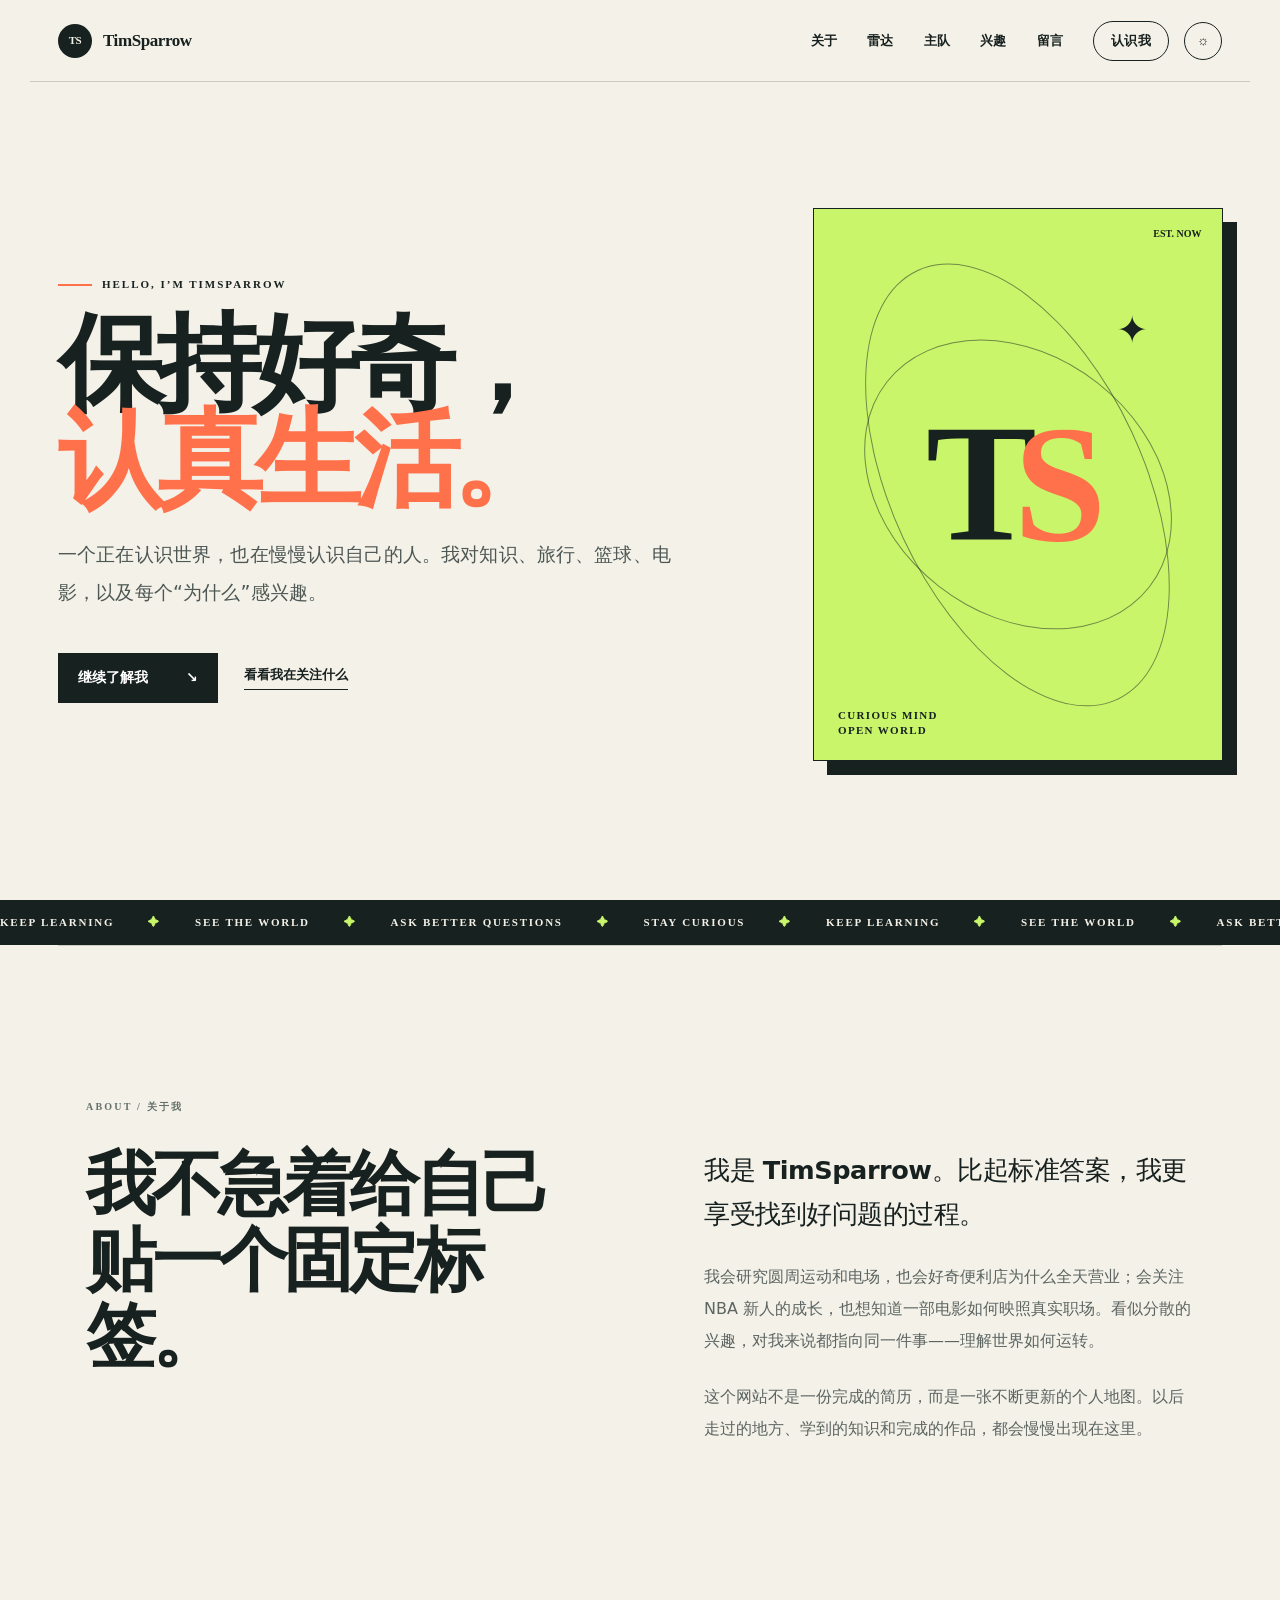
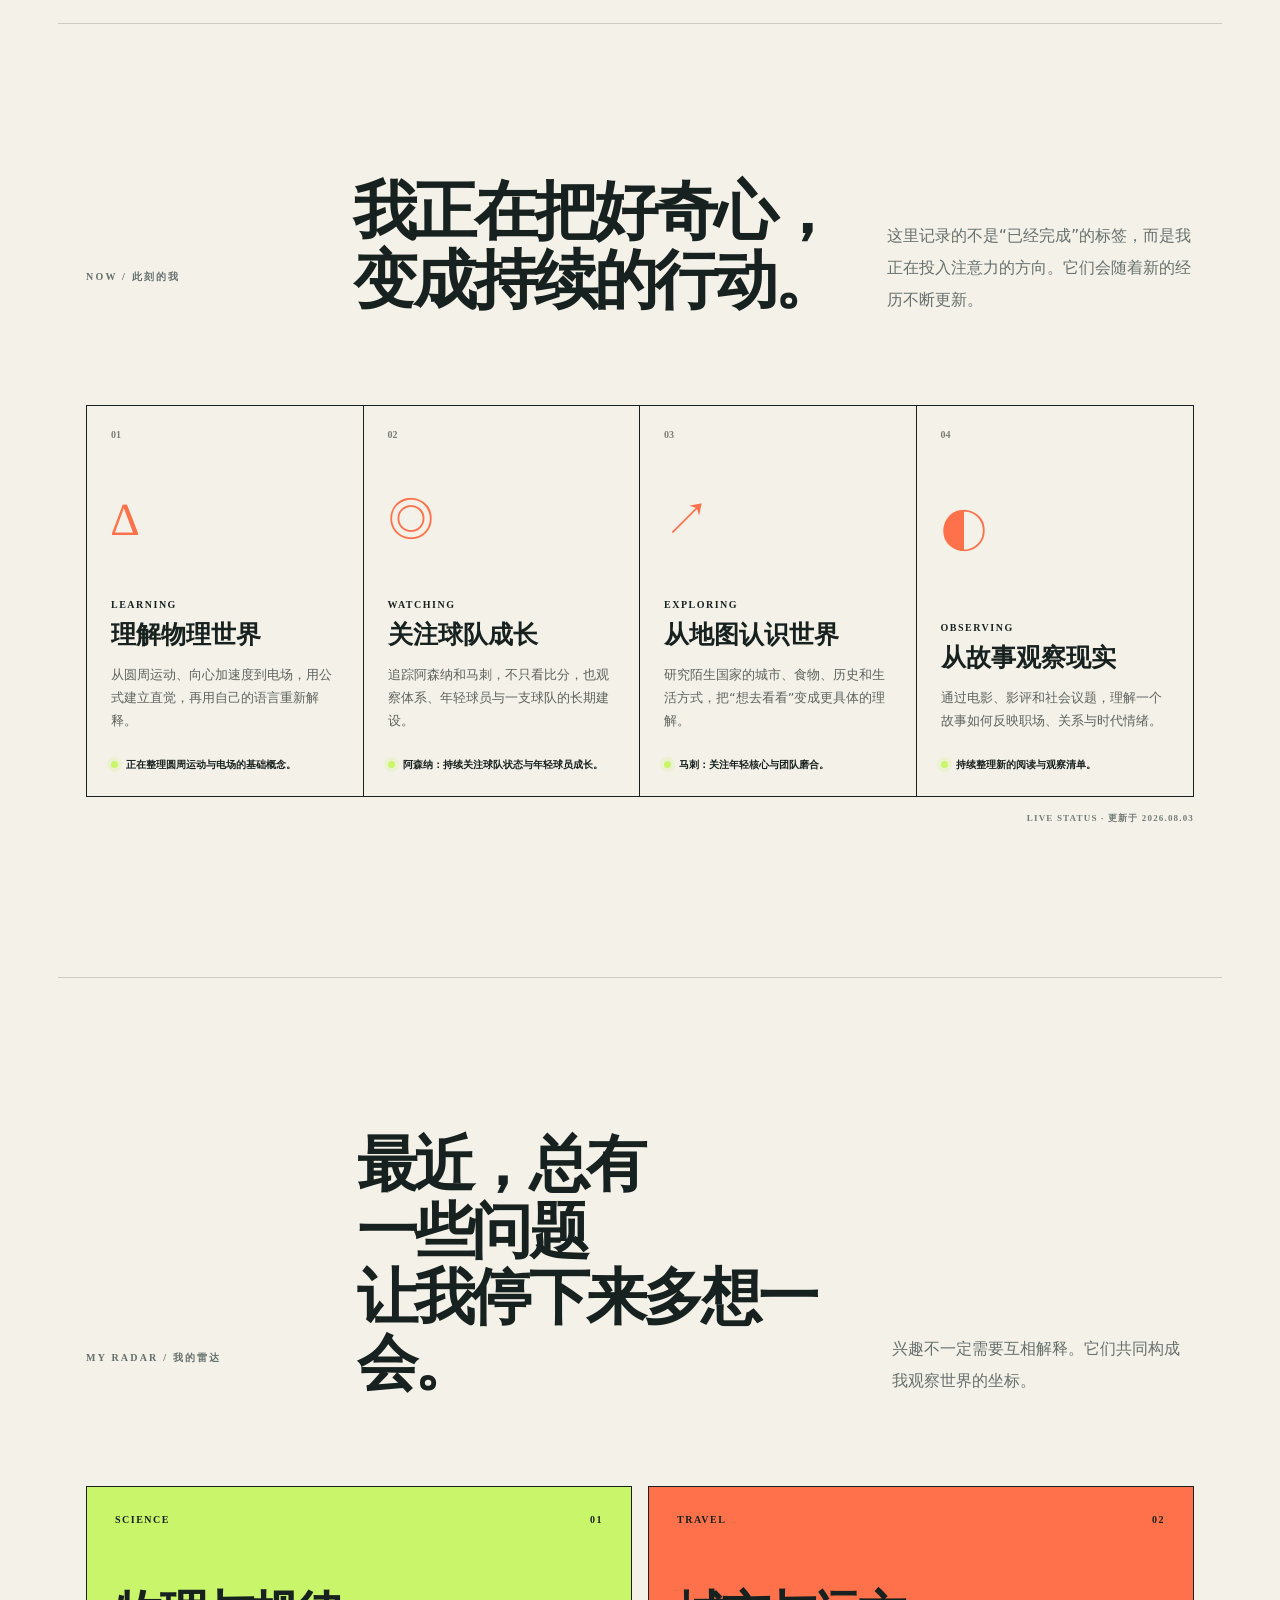
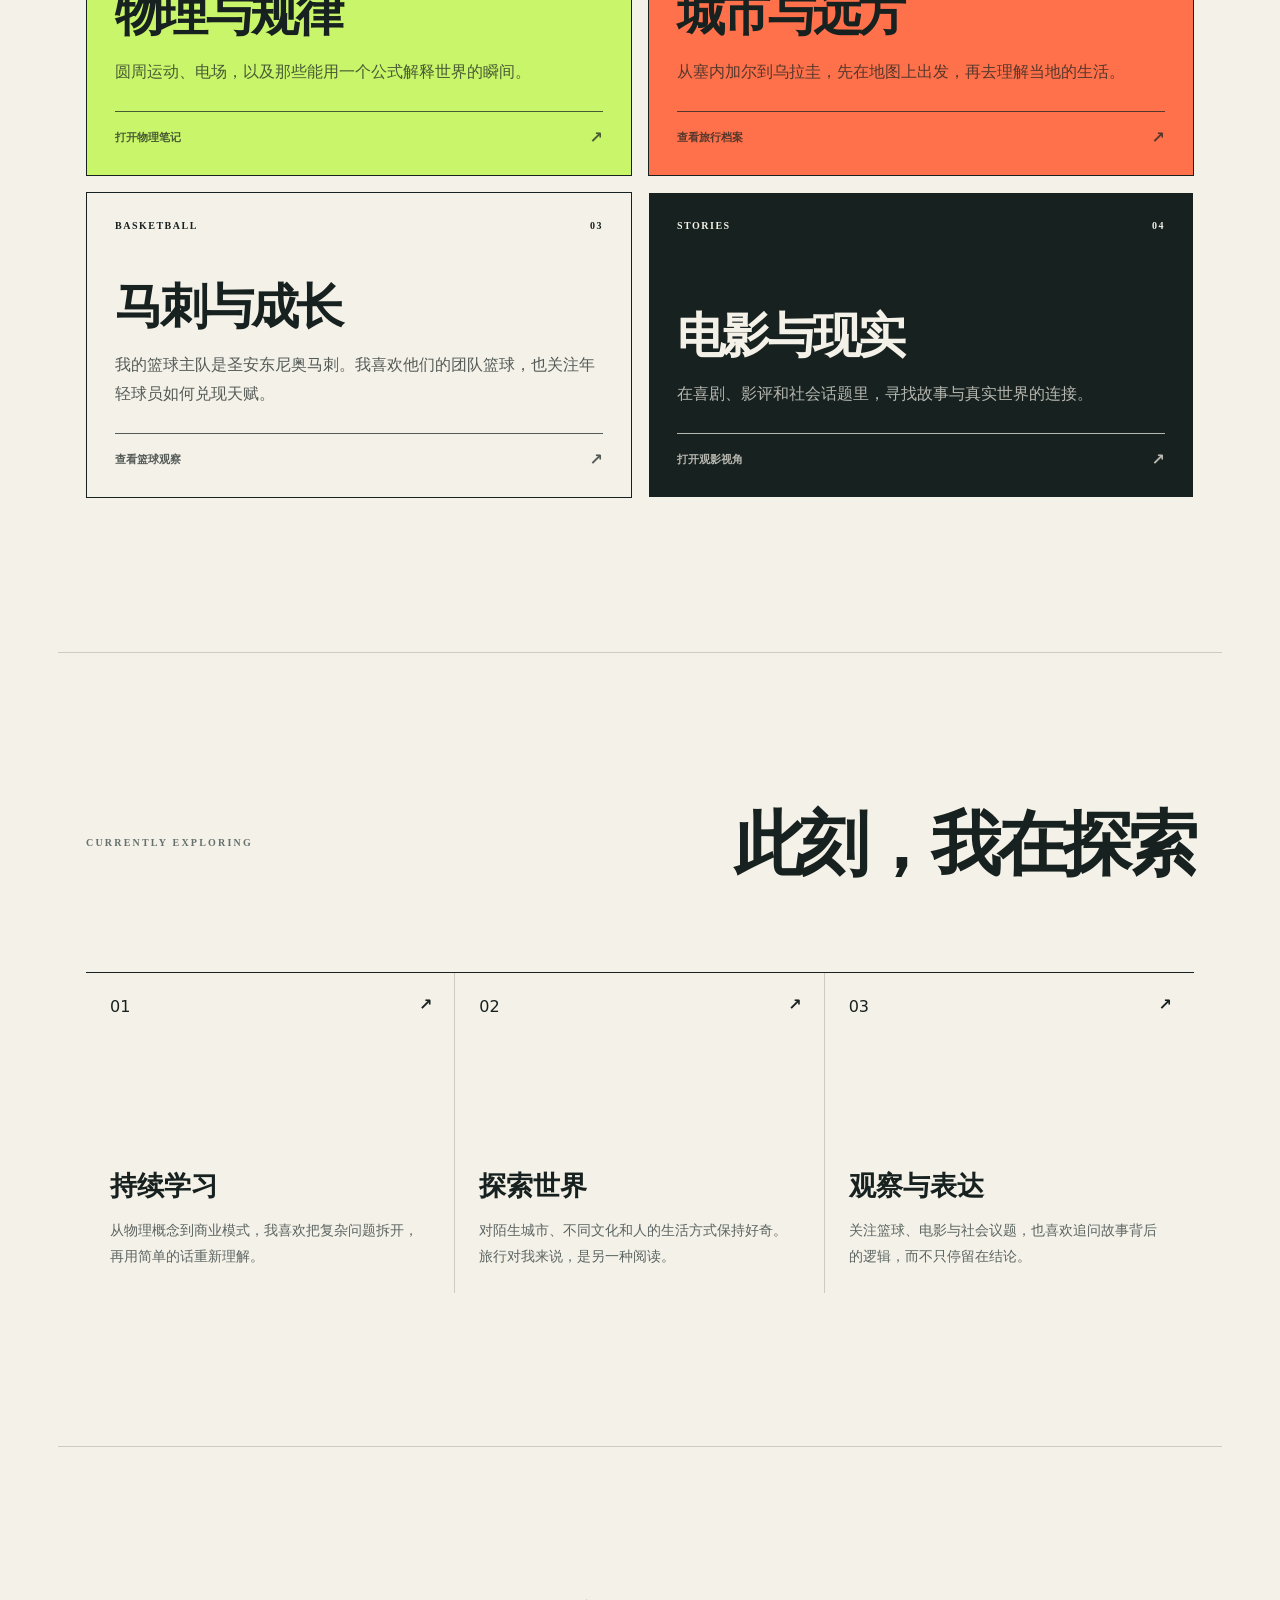
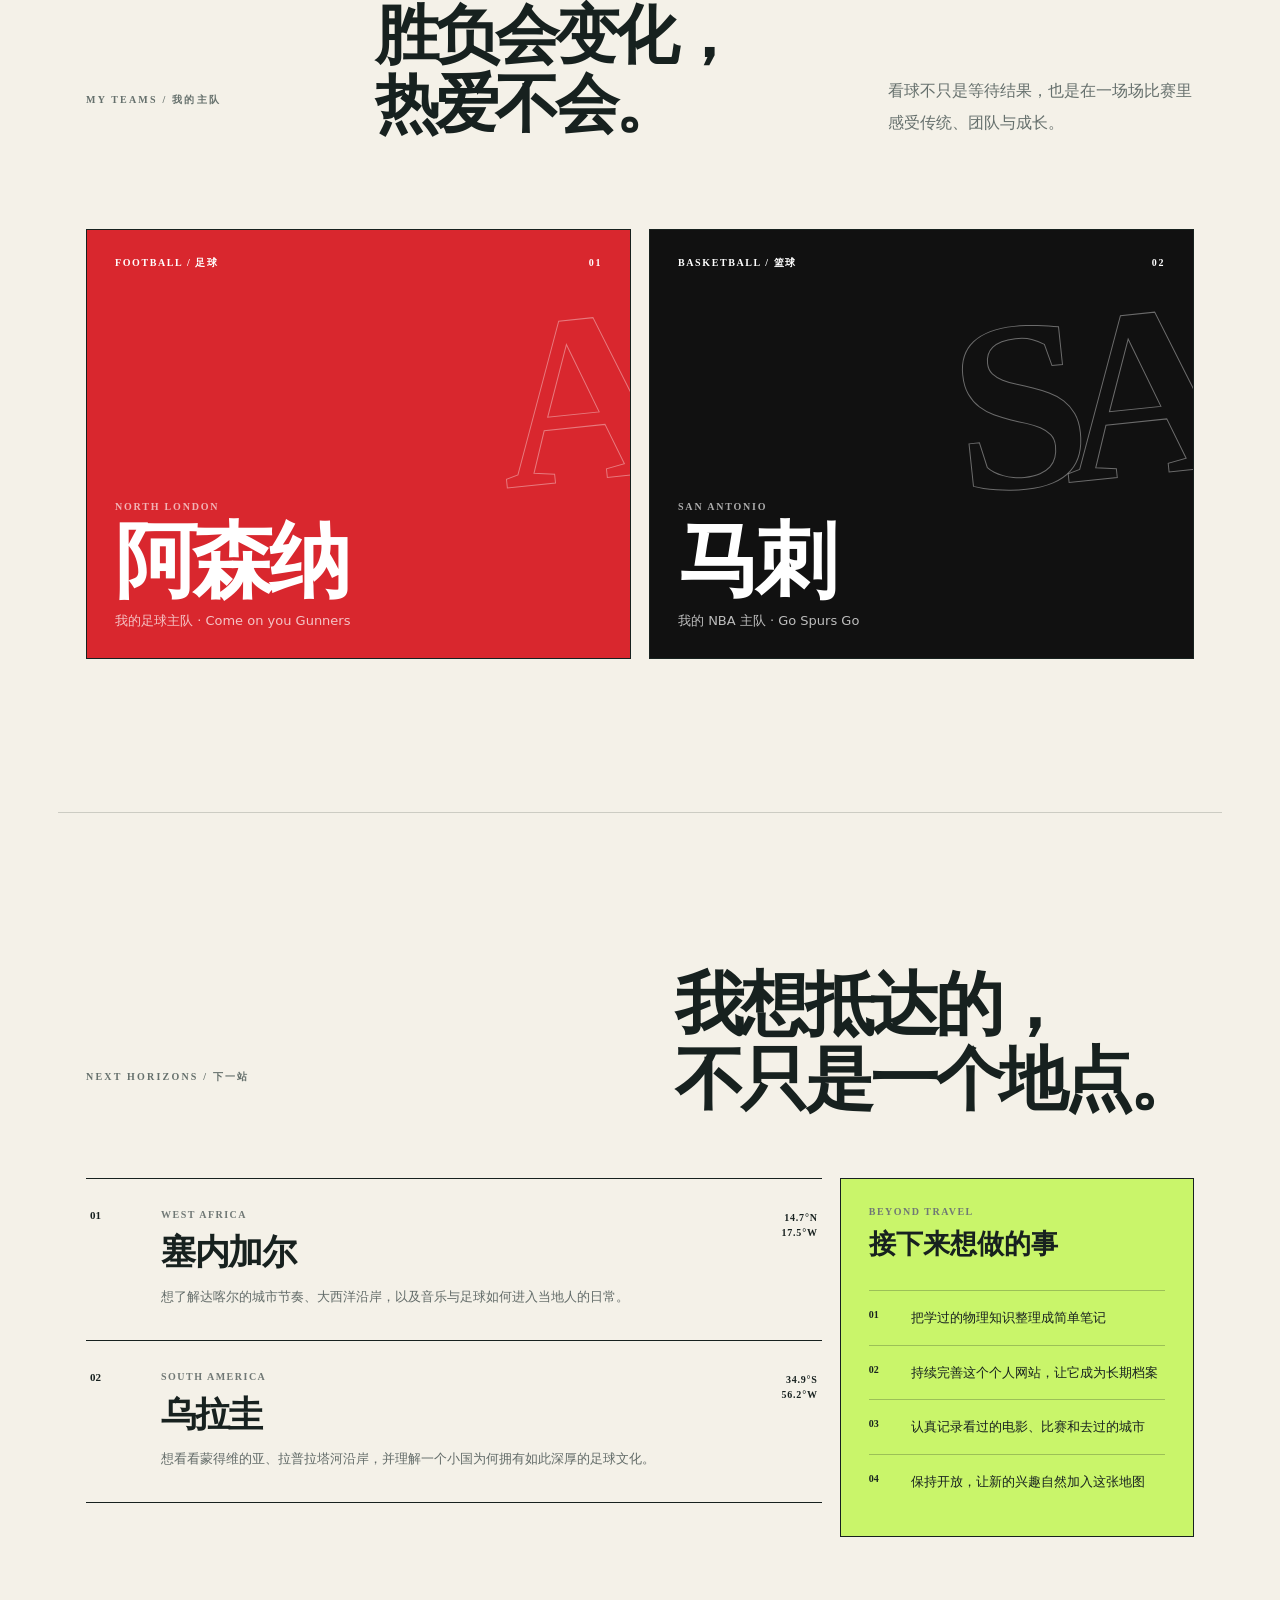
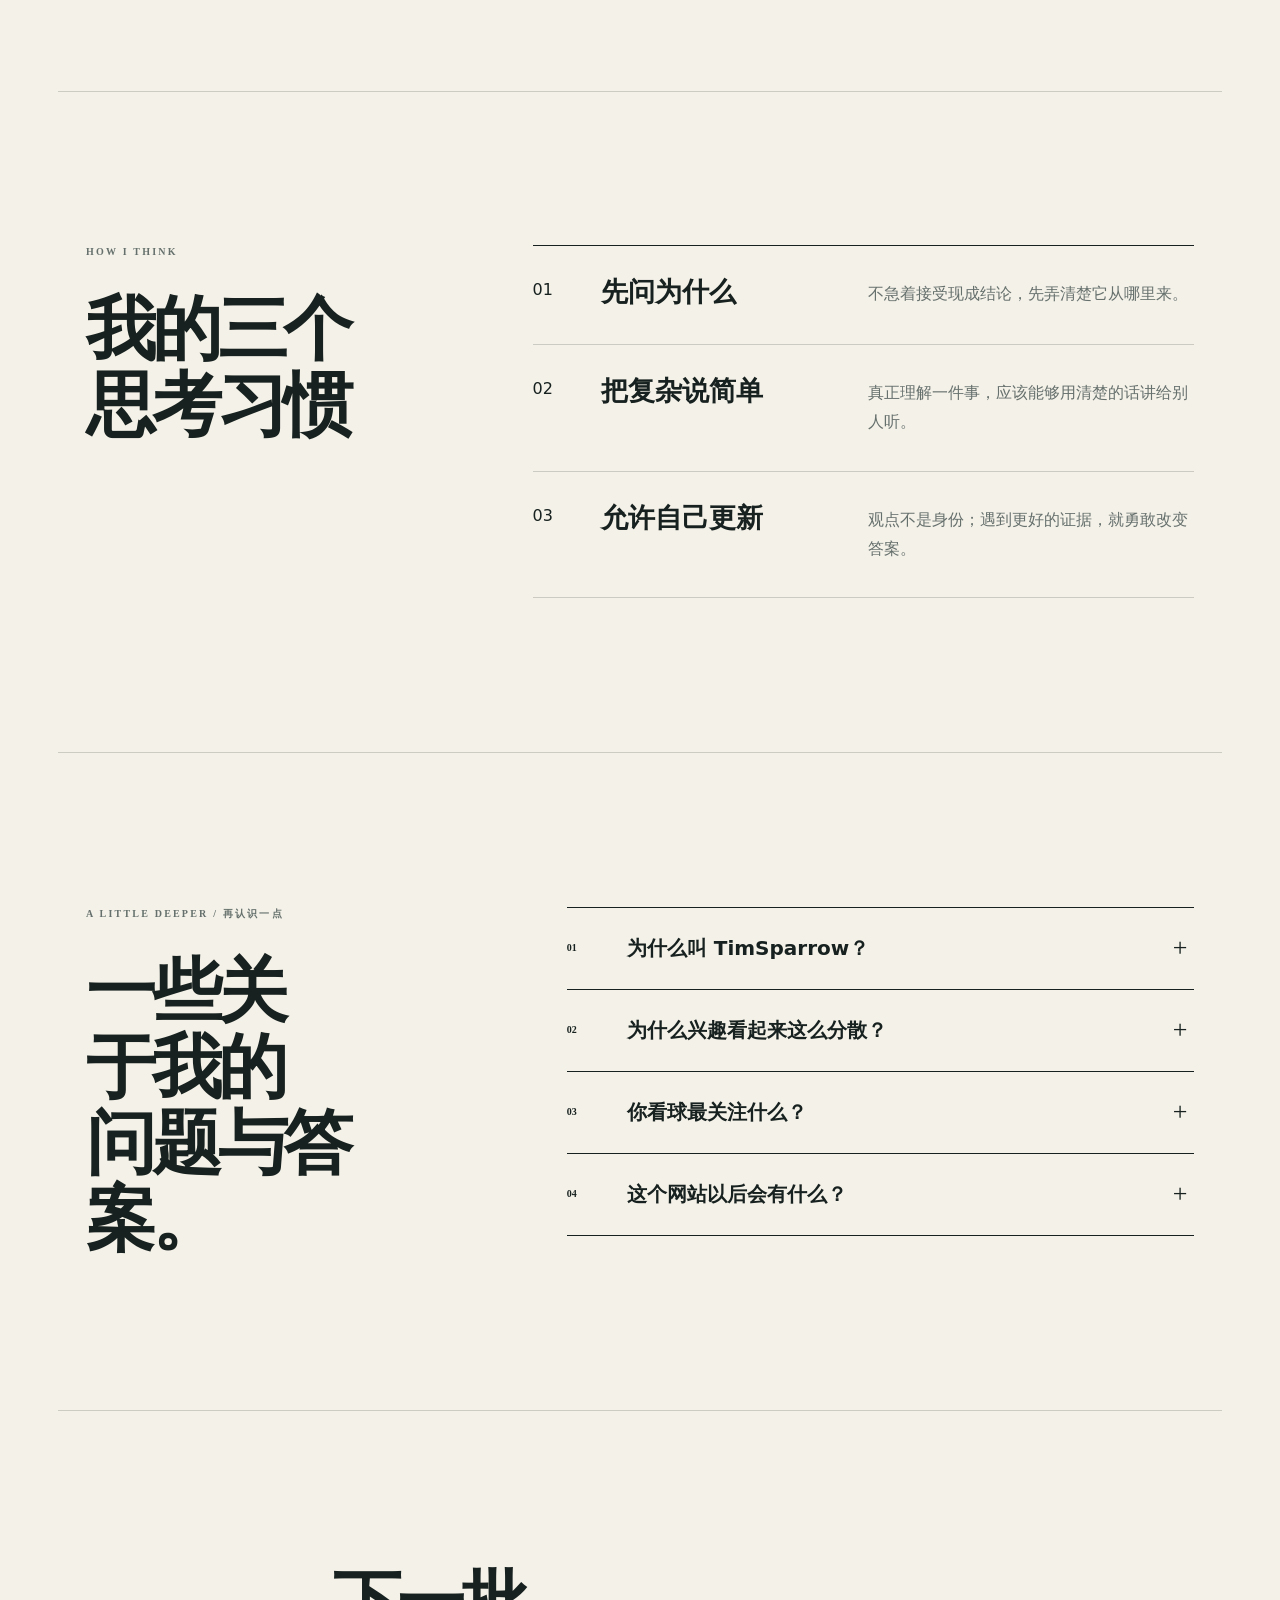
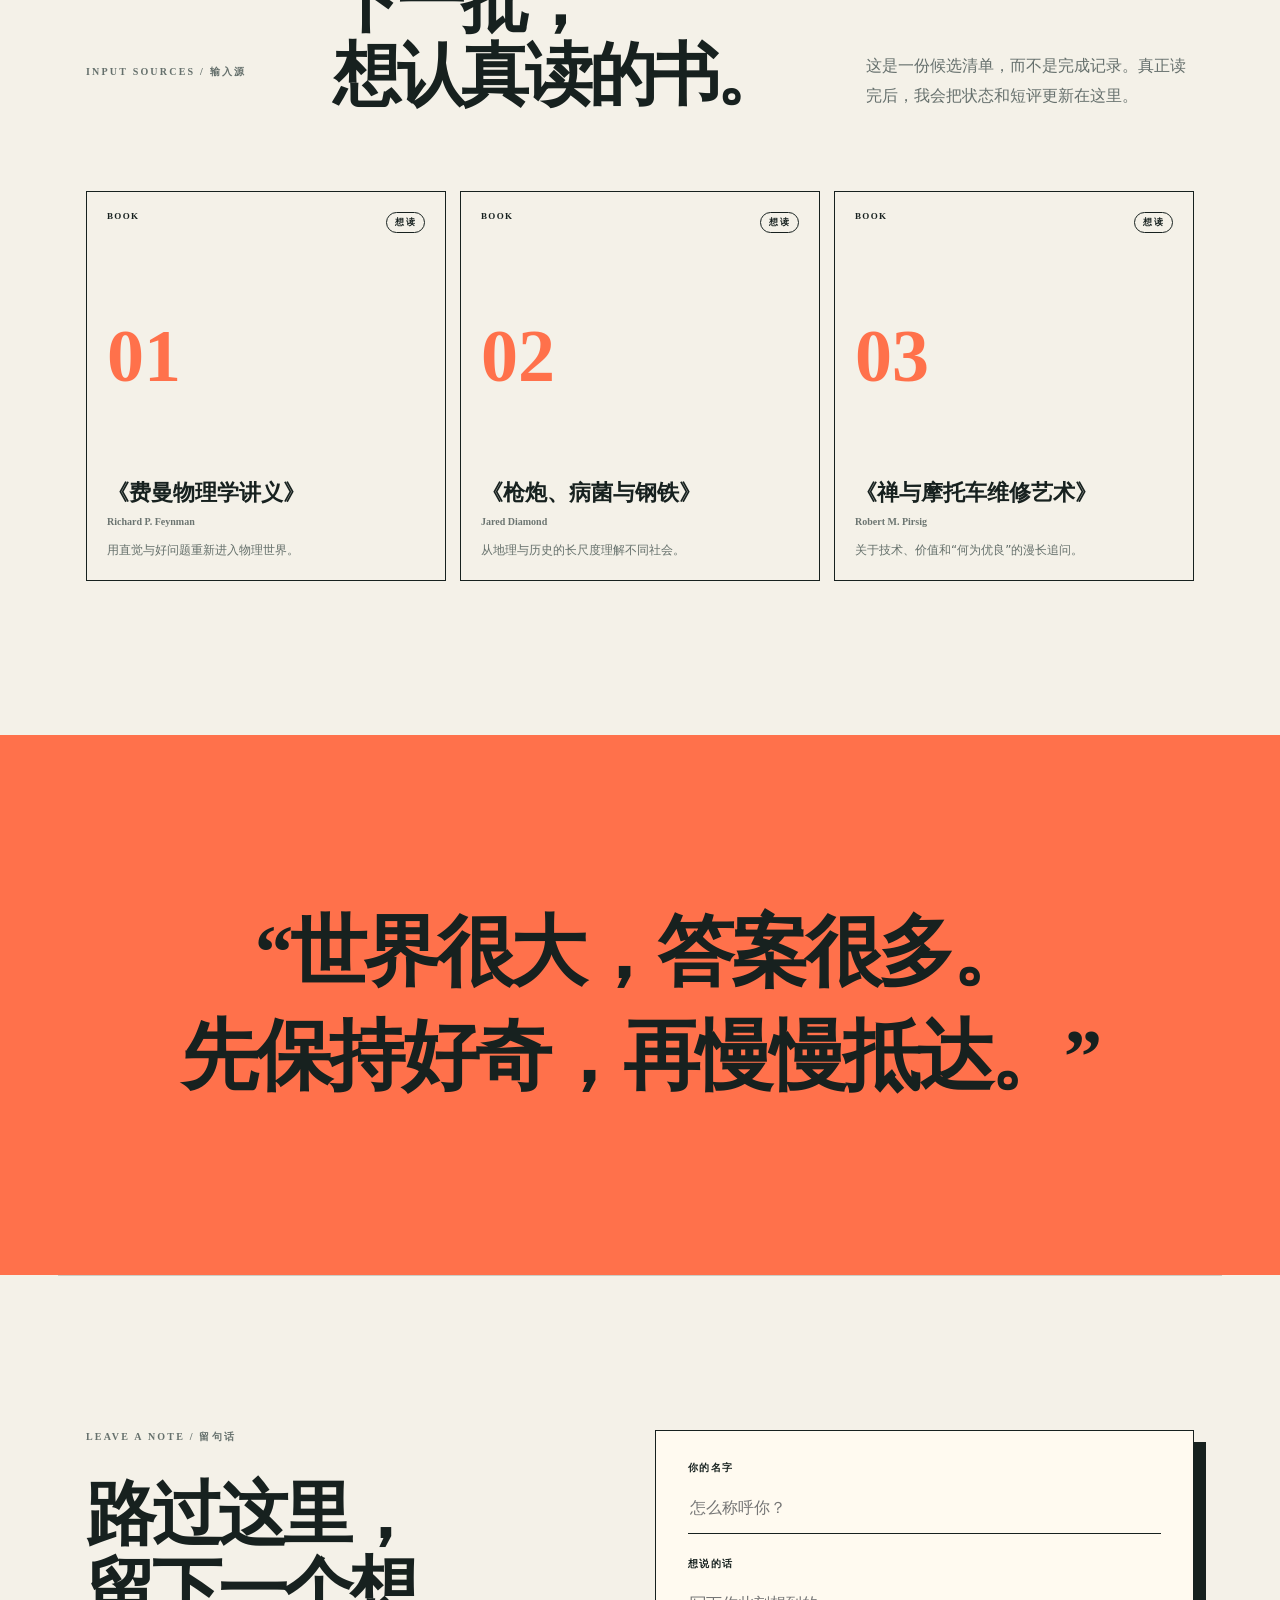
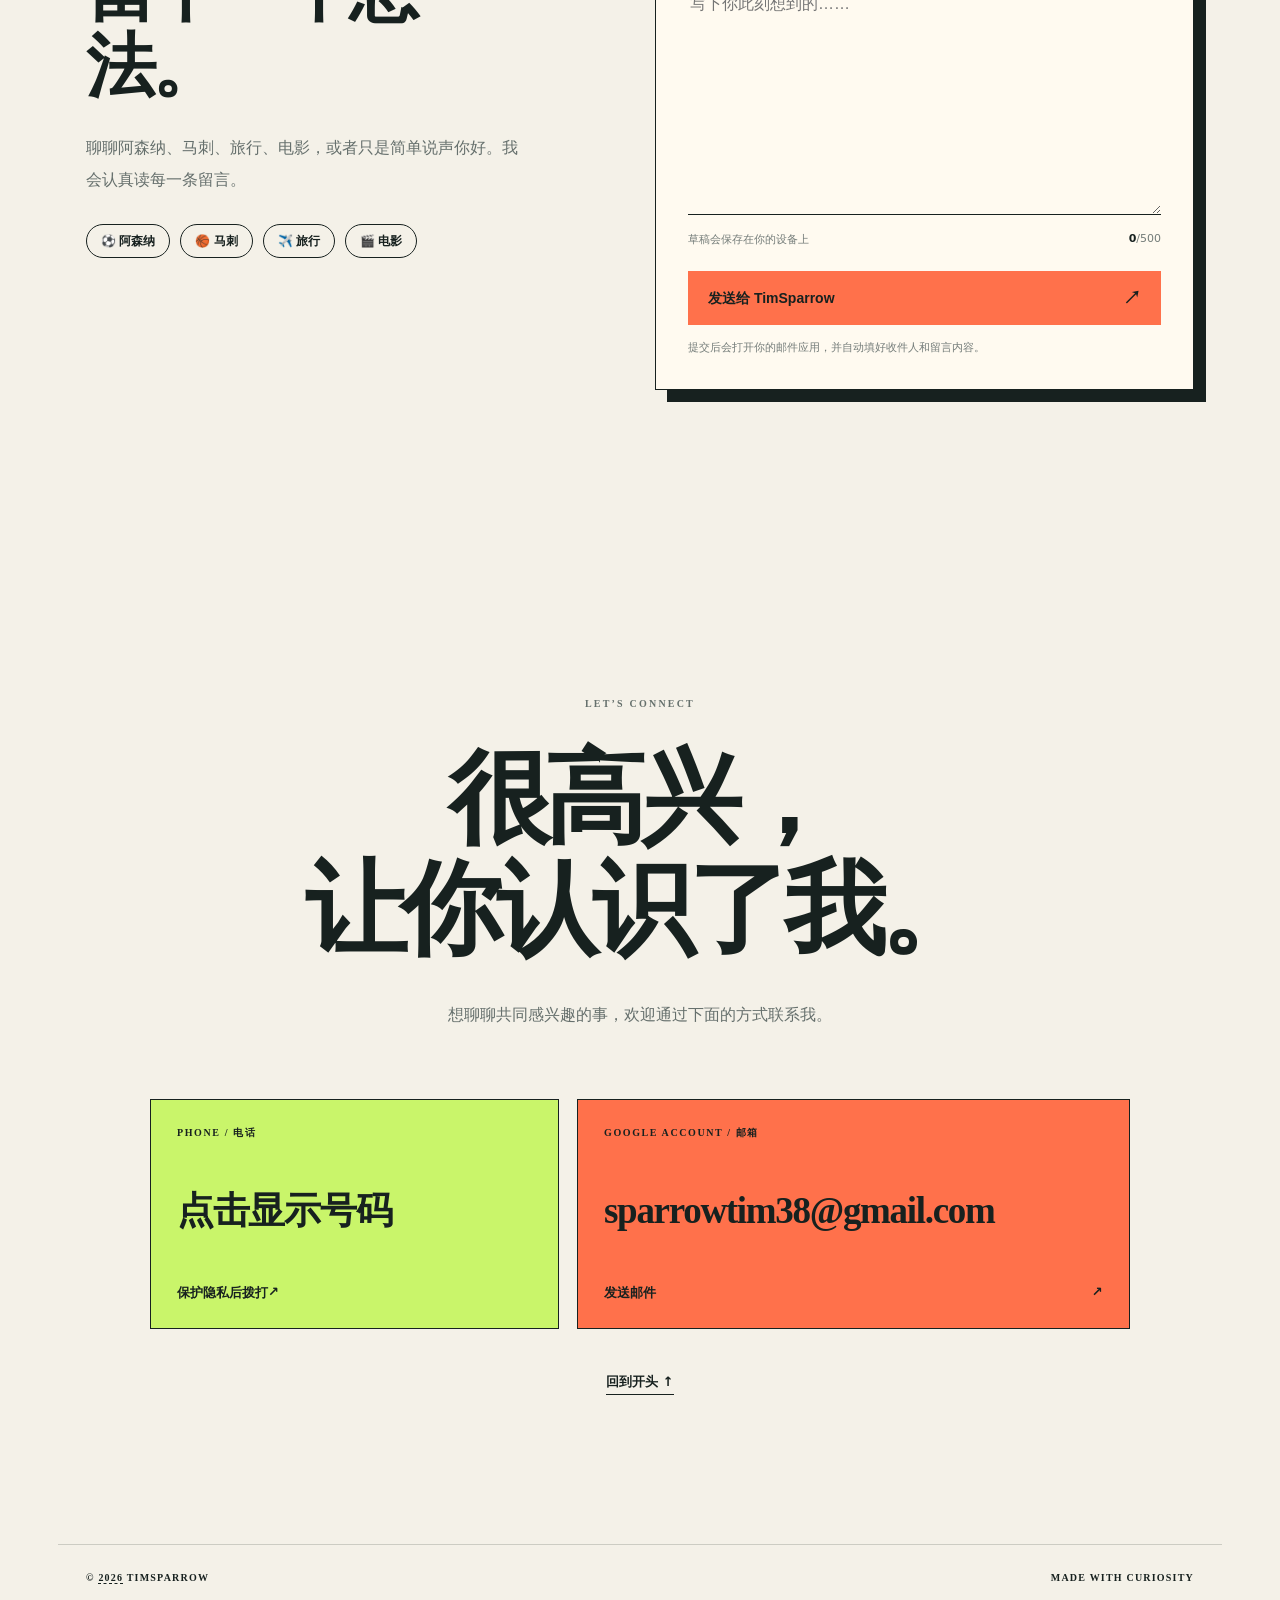
<file: index.html>
<!doctype html>
<html lang="zh-CN">
<head>
  <meta charset="utf-8">
  <meta name="viewport" content="width=device-width,initial-scale=1">
  <title>TimSparrow 个人主页｜学习、旅行、阿森纳与马刺</title>
  <meta name="description" content="TimSparrow 的个人主页：记录物理学习、世界旅行、电影与篮球观察。足球主队阿森纳，NBA 主队圣安东尼奥马刺。保持好奇，认真生活。">
  <meta name="author" content="TimSparrow">
  <meta name="robots" content="index, follow, max-image-preview:large, max-snippet:-1">
  <meta name="theme-color" content="#f4f1e8">
  <meta name="referrer" content="strict-origin-when-cross-origin">
  <meta http-equiv="Content-Security-Policy" content="default-src 'self'; script-src 'self' 'unsafe-inline' https://static.cloudflareinsights.com; style-src 'self' 'unsafe-inline' https://fonts.googleapis.com; font-src https://fonts.gstatic.com; img-src 'self' data:; connect-src 'self' https://cloudflareinsights.com; object-src 'none'; base-uri 'self'; frame-src 'none'; upgrade-insecure-requests">
  <link rel="canonical" href="https://sparrowtim38-beep.github.io/timsparrow/">
  <meta property="og:title" content="TimSparrow 个人主页｜保持好奇，认真生活">
  <meta property="og:description" content="关于学习、旅行、电影、阿森纳与圣安东尼奥马刺的个人主页。">
  <meta property="og:image" content="https://sparrowtim38-beep.github.io/timsparrow/og.jpg">
  <meta property="og:image:alt" content="TimSparrow 个人主页视觉封面">
  <meta property="og:url" content="https://sparrowtim38-beep.github.io/timsparrow/">
  <meta property="og:site_name" content="TimSparrow">
  <meta property="og:locale" content="zh_CN">
  <meta property="og:type" content="website">
  <meta name="twitter:card" content="summary_large_image">
  <meta name="twitter:title" content="TimSparrow 个人主页｜保持好奇，认真生活">
  <meta name="twitter:description" content="关于学习、旅行、电影、阿森纳与圣安东尼奥马刺的个人主页。">
  <meta name="twitter:image" content="https://sparrowtim38-beep.github.io/timsparrow/og.jpg">
  <link rel="icon" type="image/svg+xml" href="favicon.svg?v=tim-t1">
  <link rel="alternate icon" href="favicon.svg?v=tim-t1">
  <link rel="apple-touch-icon" sizes="180x180" href="apple-touch-icon.png?v=tim-t1">
  <link rel="stylesheet" href="style.css">
  <link rel="stylesheet" href="interactions.css">
  <link rel="stylesheet" href="mobile.css">
  <link rel="stylesheet" href="guestbook.css">
  <link rel="stylesheet" href="deep.css">
  <link rel="stylesheet" href="polish.css">
  <link rel="stylesheet" href="theme.css">
  <link rel="stylesheet" href="archive.css">
  <script type="application/ld+json">
  {
    "@context": "https://schema.org",
    "@type": "ProfilePage",
    "name": "TimSparrow 个人主页",
    "url": "https://sparrowtim38-beep.github.io/timsparrow/",
    "description": "TimSparrow 关于学习、旅行、电影、阿森纳与圣安东尼奥马刺的个人主页。",
    "dateModified": "2026-08-03",
    "mainEntity": {
      "@type": "Person",
      "name": "TimSparrow",
      "alternateName": "Tim Sparrow",
      "url": "https://sparrowtim38-beep.github.io/timsparrow/",
      "image": "https://sparrowtim38-beep.github.io/timsparrow/og.jpg",
      "email": "mailto:sparrowtim38@gmail.com",
      "knowsAbout": ["物理", "旅行", "篮球", "电影", "阿森纳足球俱乐部", "圣安东尼奥马刺"]
    }
  }
  </script>
  <script>
    (() => {
      let saved = null;
      try { saved = localStorage.getItem('timsparrow-theme'); } catch (_) {}
      const dark = saved === 'dark';
      document.documentElement.dataset.theme = dark ? 'dark' : 'light';
    })();
  </script>
</head>
<body>
  <div class="scroll-progress" aria-hidden="true"><span></span></div>
  <nav class="nav">
    <a class="brand" href="#top"><span class="brand-mark">TS</span><span>TimSparrow</span></a>
    <div class="nav-right">
      <div class="nav-links" id="site-menu"><a href="#about">关于</a><a href="#radar">雷达</a><a href="#teams">主队</a><a href="#interests">兴趣</a><a href="#guestbook">留言</a><a class="nav-cta" href="#connect">认识我</a></div>
      <button class="theme-toggle" type="button" aria-label="切换为深色模式" title="切换深色模式"><span class="theme-sun">☼</span><span class="theme-moon">◐</span></button>
      <button class="menu-toggle" type="button" aria-label="打开导航菜单" aria-expanded="false" aria-controls="site-menu"><span></span><span></span></button>
    </div>
  </nav>

  <main>
    <section class="hero" id="top">
      <div>
        <p class="eyebrow"><span></span> HELLO, I’M TIMSPARROW</p>
        <h1>保持好奇，<br><em>认真生活。</em></h1>
        <p class="hero-intro">一个正在认识世界，也在慢慢认识自己的人。我对知识、旅行、篮球、电影，以及每个“为什么”感兴趣。</p>
        <div class="hero-actions"><a class="primary-button" href="#about">继续了解我 <span>↘</span></a><a class="text-link" href="#interests">看看我在关注什么</a></div>
      </div>
      <div class="portrait-card" aria-label="TimSparrow 的视觉名片">
        <div class="orbit orbit-one"></div><div class="orbit orbit-two"></div><div class="sparrow">✦</div>
        <div class="monogram">T<span>S</span></div><p>CURIOUS MIND<br>OPEN WORLD</p><span class="card-index">EST. NOW</span>
      </div>
    </section>

    <div class="ticker"><div class="ticker-track"><span>KEEP LEARNING</span><b>✦</b><span>SEE THE WORLD</span><b>✦</b><span>ASK BETTER QUESTIONS</span><b>✦</b><span>STAY CURIOUS</span><b>✦</b><span>KEEP LEARNING</span><b>✦</b><span>SEE THE WORLD</span><b>✦</b><span>ASK BETTER QUESTIONS</span><b>✦</b><span>STAY CURIOUS</span><b>✦</b></div></div>

    <section class="about section" id="about">
      <div><p class="section-label">ABOUT / 关于我</p><h2>我不急着给自己<br>贴一个固定标签。</h2></div>
      <div class="about-copy"><p class="lead">我是 <strong>TimSparrow</strong>。比起标准答案，我更享受找到好问题的过程。</p><p>我会研究圆周运动和电场，也会好奇便利店为什么全天营业；会关注 NBA 新人的成长，也想知道一部电影如何映照真实职场。看似分散的兴趣，对我来说都指向同一件事——理解世界如何运转。</p><p>这个网站不是一份完成的简历，而是一张不断更新的个人地图。以后走过的地方、学到的知识和完成的作品，都会慢慢出现在这里。</p></div>
    </section>

    <section class="now-section section" id="now">
      <div class="now-heading">
        <p class="section-label">NOW / 此刻的我</p>
        <h2>我正在把好奇心，<br>变成持续的行动。</h2>
        <p>这里记录的不是“已经完成”的标签，而是我正在投入注意力的方向。它们会随着新的经历不断更新。</p>
      </div>
      <div class="now-board">
        <article class="now-card"><span class="now-number">01</span><div class="now-icon">∆</div><p>LEARNING</p><h3>理解物理世界</h3><span>从圆周运动、向心加速度到电场，用公式建立直觉，再用自己的语言重新解释。</span><div class="status-line"><i></i><strong data-live-status="learning">正在整理圆周运动与电场的基础概念。</strong></div></article>
        <article class="now-card"><span class="now-number">02</span><div class="now-icon">◎</div><p>WATCHING</p><h3>关注球队成长</h3><span>追踪阿森纳和马刺，不只看比分，也观察体系、年轻球员与一支球队的长期建设。</span><div class="status-line"><i></i><strong data-live-status="football">阿森纳：持续关注球队状态。</strong></div></article>
        <article class="now-card"><span class="now-number">03</span><div class="now-icon">↗</div><p>EXPLORING</p><h3>从地图认识世界</h3><span>研究陌生国家的城市、食物、历史和生活方式，把“想去看看”变成更具体的理解。</span><div class="status-line"><i></i><strong data-live-status="basketball">马刺：关注年轻球员与团队磨合。</strong></div></article>
        <article class="now-card"><span class="now-number">04</span><div class="now-icon">◐</div><p>OBSERVING</p><h3>从故事观察现实</h3><span>通过电影、影评和社会议题，理解一个故事如何反映职场、关系与时代情绪。</span><div class="status-line"><i></i><strong data-live-status="library">持续整理新的阅读与观察清单。</strong></div></article>
      </div>
      <p class="status-updated">LIVE STATUS · <span id="status-updated">更新于 2026.08.03</span></p>
    </section>

    <section class="radar section" id="radar">
      <div class="radar-intro"><p class="section-label">MY RADAR / 我的雷达</p><h2>最近，总有一些问题<br>让我停下来多想一会。</h2><p>兴趣不一定需要互相解释。它们共同构成我观察世界的坐标。</p></div>
      <div class="radar-grid">
        <article class="radar-card lime" role="button" tabindex="0" data-radar="physics" aria-haspopup="dialog"><div class="radar-meta"><span>SCIENCE</span><span>01</span></div><h3>物理与规律</h3><p>圆周运动、电场，以及那些能用一个公式解释世界的瞬间。</p><a class="radar-open" href="notes/physics.html">打开物理笔记 <b>↗</b></a></article>
        <article class="radar-card orange" role="button" tabindex="0" data-radar="travel" aria-haspopup="dialog"><div class="radar-meta"><span>TRAVEL</span><span>02</span></div><h3>城市与远方</h3><p>从塞内加尔到乌拉圭，先在地图上出发，再去理解当地的生活。</p><a class="radar-open" href="notes/travel.html">查看旅行档案 <b>↗</b></a></article>
        <article class="radar-card paper" role="button" tabindex="0" data-radar="basketball" aria-haspopup="dialog"><div class="radar-meta"><span>BASKETBALL</span><span>03</span></div><h3>马刺与成长</h3><p>我的篮球主队是圣安东尼奥马刺。我喜欢他们的团队篮球，也关注年轻球员如何兑现天赋。</p><a class="radar-open" href="notes/basketball.html">查看篮球观察 <b>↗</b></a></article>
        <article class="radar-card ink" role="button" tabindex="0" data-radar="stories" aria-haspopup="dialog"><div class="radar-meta"><span>STORIES</span><span>04</span></div><h3>电影与现实</h3><p>在喜剧、影评和社会话题里，寻找故事与真实世界的连接。</p><a class="radar-open" href="notes/films.html">打开观影视角 <b>↗</b></a></article>
      </div>
    </section>

    <section class="interests section" id="interests">
      <div class="section-heading"><p class="section-label">CURRENTLY EXPLORING</p><h2>此刻，我在探索</h2></div>
      <div class="interest-grid">
        <article class="interest-card"><span>01</span><div><h3>持续学习</h3><p>从物理概念到商业模式，我喜欢把复杂问题拆开，再用简单的话重新理解。</p></div><b>↗</b></article>
        <article class="interest-card"><span>02</span><div><h3>探索世界</h3><p>对陌生城市、不同文化和人的生活方式保持好奇。旅行对我来说，是另一种阅读。</p></div><b>↗</b></article>
        <article class="interest-card"><span>03</span><div><h3>观察与表达</h3><p>关注篮球、电影与社会议题，也喜欢追问故事背后的逻辑，而不只停留在结论。</p></div><b>↗</b></article>
      </div>
    </section>

    <section class="teams section" id="teams">
      <div class="teams-heading"><p class="section-label">MY TEAMS / 我的主队</p><h2>胜负会变化，<br>热爱不会。</h2><p>看球不只是等待结果，也是在一场场比赛里感受传统、团队与成长。</p></div>
      <div class="team-grid">
        <article class="team-card arsenal-card">
          <div class="team-top"><span>FOOTBALL / 足球</span><span>01</span></div>
          <div class="team-mark">A</div>
          <div><p>NORTH LONDON</p><h3>阿森纳</h3><span>我的足球主队 · Come on you Gunners</span></div>
        </article>
        <article class="team-card spurs-card">
          <div class="team-top"><span>BASKETBALL / 篮球</span><span>02</span></div>
          <div class="team-mark">SA</div>
          <div><p>SAN ANTONIO</p><h3>马刺</h3><span>我的 NBA 主队 · Go Spurs Go</span></div>
        </article>
      </div>
    </section>

    <section class="horizons section" id="horizons">
      <div class="horizon-title"><p class="section-label">NEXT HORIZONS / 下一站</p><h2>我想抵达的，<br>不只是一个地点。</h2></div>
      <div class="horizon-content">
        <div class="destination-list">
          <article><span class="destination-index">01</span><div><p>WEST AFRICA</p><h3>塞内加尔</h3><span>想了解达喀尔的城市节奏、大西洋沿岸，以及音乐与足球如何进入当地人的日常。</span></div><b>14.7°N<br>17.5°W</b></article>
          <article><span class="destination-index">02</span><div><p>SOUTH AMERICA</p><h3>乌拉圭</h3><span>想看看蒙得维的亚、拉普拉塔河沿岸，并理解一个小国为何拥有如此深厚的足球文化。</span></div><b>34.9°S<br>56.2°W</b></article>
        </div>
        <aside class="next-list"><p>BEYOND TRAVEL</p><h3>接下来想做的事</h3><ul><li><span>01</span>把学过的物理知识整理成简单笔记</li><li><span>02</span>持续完善这个个人网站，让它成为长期档案</li><li><span>03</span>认真记录看过的电影、比赛和去过的城市</li><li><span>04</span>保持开放，让新的兴趣自然加入这张地图</li></ul></aside>
      </div>
    </section>

    <section class="principles section">
      <div class="principles-title"><p class="section-label">HOW I THINK</p><h2>我的三个<br>思考习惯</h2></div>
      <div class="principles-list">
        <article><span>01</span><h3>先问为什么</h3><p>不急着接受现成结论，先弄清楚它从哪里来。</p></article>
        <article><span>02</span><h3>把复杂说简单</h3><p>真正理解一件事，应该能够用清楚的话讲给别人听。</p></article>
        <article><span>03</span><h3>允许自己更新</h3><p>观点不是身份；遇到更好的证据，就勇敢改变答案。</p></article>
      </div>
    </section>

    <section class="faq section" id="faq">
      <div class="faq-heading"><p class="section-label">A LITTLE DEEPER / 再认识一点</p><h2>一些关于我的<br>问题与答案。</h2></div>
      <div class="faq-list">
        <details><summary><span>01</span><strong>为什么叫 TimSparrow？</strong><b>+</b></summary><p>这是我在网络上使用的名字。Sparrow 是麻雀——普通、灵活、对周围保持警觉，也能飞向更远的地方。它很符合我想保持的状态。</p></details>
        <details><summary><span>02</span><strong>为什么兴趣看起来这么分散？</strong><b>+</b></summary><p>物理、旅行、篮球、电影看起来属于不同世界，但它们都在回答同一个问题：世界为什么这样运转，人又如何在其中做出选择。</p></details>
        <details><summary><span>03</span><strong>你看球最关注什么？</strong><b>+</b></summary><p>除了输赢，我更关注球队的体系、文化和成长过程。阿森纳与马刺吸引我的地方，正是长期建设、团队配合以及年轻人的进步。</p></details>
        <details><summary><span>04</span><strong>这个网站以后会有什么？</strong><b>+</b></summary><p>它会逐渐加入学习笔记、旅行记录、比赛与电影观察，以及真正完成的个人作品。它不是一次写完的简历，而是一份持续更新的个人地图。</p></details>
      </div>
    </section>

    <section class="library section" id="library">
      <div class="library-heading"><p class="section-label">INPUT SOURCES / 输入源</p><h2>下一批，<br>想认真读的书。</h2><p>这是一份候选清单，而不是完成记录。真正读完后，我会把状态和短评更新在这里。</p></div>
      <div class="library-shelf">
        <article class="library-item book"><div class="item-type"><span>BOOK</span><b>想读</b></div><span class="book-spine">01</span><div><h3>《费曼物理学讲义》</h3><p>Richard P. Feynman</p><span>用直觉与好问题重新进入物理世界。</span></div></article>
        <article class="library-item book"><div class="item-type"><span>BOOK</span><b>想读</b></div><span class="book-spine">02</span><div><h3>《枪炮、病菌与钢铁》</h3><p>Jared Diamond</p><span>从地理与历史的长尺度理解不同社会。</span></div></article>
        <article class="library-item book"><div class="item-type"><span>BOOK</span><b>想读</b></div><span class="book-spine">03</span><div><h3>《禅与摩托车维修艺术》</h3><p>Robert M. Pirsig</p><span>关于技术、价值和“何为优良”的漫长追问。</span></div></article>
      </div>
    </section>

    <section class="quote-section"><p>“世界很大，答案很多。<br>先保持好奇，再慢慢抵达。”</p></section>

    <section class="guestbook section" id="guestbook">
      <div class="guestbook-copy">
        <p class="section-label">LEAVE A NOTE / 留句话</p>
        <h2>路过这里，<br>留下一个想法。</h2>
        <p>聊聊阿森纳、马刺、旅行、电影，或者只是简单说声你好。我会认真读每一条留言。</p>
        <div class="prompt-list" aria-label="留言话题">
          <button type="button" data-prompt="想和你聊聊阿森纳：">⚽ 阿森纳</button>
          <button type="button" data-prompt="想和你聊聊马刺：">🏀 马刺</button>
          <button type="button" data-prompt="推荐你去看看这个地方：">✈️ 旅行</button>
          <button type="button" data-prompt="最近看了一部电影，想推荐给你：">🎬 电影</button>
        </div>
      </div>
      <form class="guestbook-form" id="guestbook-form">
        <label><span>你的名字</span><input id="guest-name" name="name" type="text" maxlength="40" placeholder="怎么称呼你？" autocomplete="name"></label>
        <label><span>想说的话</span><textarea id="guest-message" name="message" maxlength="500" rows="8" placeholder="写下你此刻想到的……" required></textarea></label>
        <div class="form-meta"><span id="draft-status">草稿会保存在你的设备上</span><span><b id="message-count">0</b>/500</span></div>
        <button class="send-note" type="submit"><span>发送给 TimSparrow</span><b>↗</b></button>
        <p class="form-note">提交后会打开你的邮件应用，并自动填好收件人和留言内容。</p>
      </form>
    </section>

    <section class="connect section" id="connect">
      <p class="section-label">LET’S CONNECT</p><h2>很高兴，<br>让你认识了我。</h2><p class="connect-intro">想聊聊共同感兴趣的事，欢迎通过下面的方式联系我。</p>
      <div class="contact-grid">
        <button class="contact-card phone-card protected-phone" type="button" aria-label="显示电话号码并拨打"><span class="contact-type">PHONE / 电话</span><strong>点击显示号码</strong><span class="contact-action">保护隐私后拨打 <b>↗</b></span></button>
        <a class="contact-card email-card" href="mailto:sparrowtim38@gmail.com"><span class="contact-type">GOOGLE ACCOUNT / 邮箱</span><strong>sparrowtim38@gmail.com</strong><span class="contact-action">发送邮件 <b>↗</b></span></a>
      </div><a class="back-link" href="#top">回到开头 ↑</a>
    </section>
  </main>
  <dialog class="radar-dialog" id="radar-dialog" aria-labelledby="radar-dialog-title">
    <button class="dialog-close" type="button" aria-label="关闭档案">×</button>
    <div id="radar-dialog-content"></div>
  </dialog>
  <div class="easter-toast" role="status" aria-live="polite"><span>✦</span><p>世界很大，答案很多。<br>先保持好奇，再慢慢抵达。</p></div>
  <footer><span>© <button class="easter-trigger" type="button" aria-label="发现一个隐藏彩蛋">2026</button> TIMSPARROW</span><span>MADE WITH CURIOSITY</span></footer>
  <button class="to-top" type="button" aria-label="回到顶部">↑</button>
  <script src="script.js?v=20260803-light-default"></script>
  <!-- Cloudflare Web Analytics -->
  <script type="module" src="https://static.cloudflareinsights.com/beacon.min.js" data-cf-beacon='{"token":"82851d86421c431b8066f935a6d35316"}'></script>
  <!-- End Cloudflare Web Analytics -->
</body>
</html>
</file>
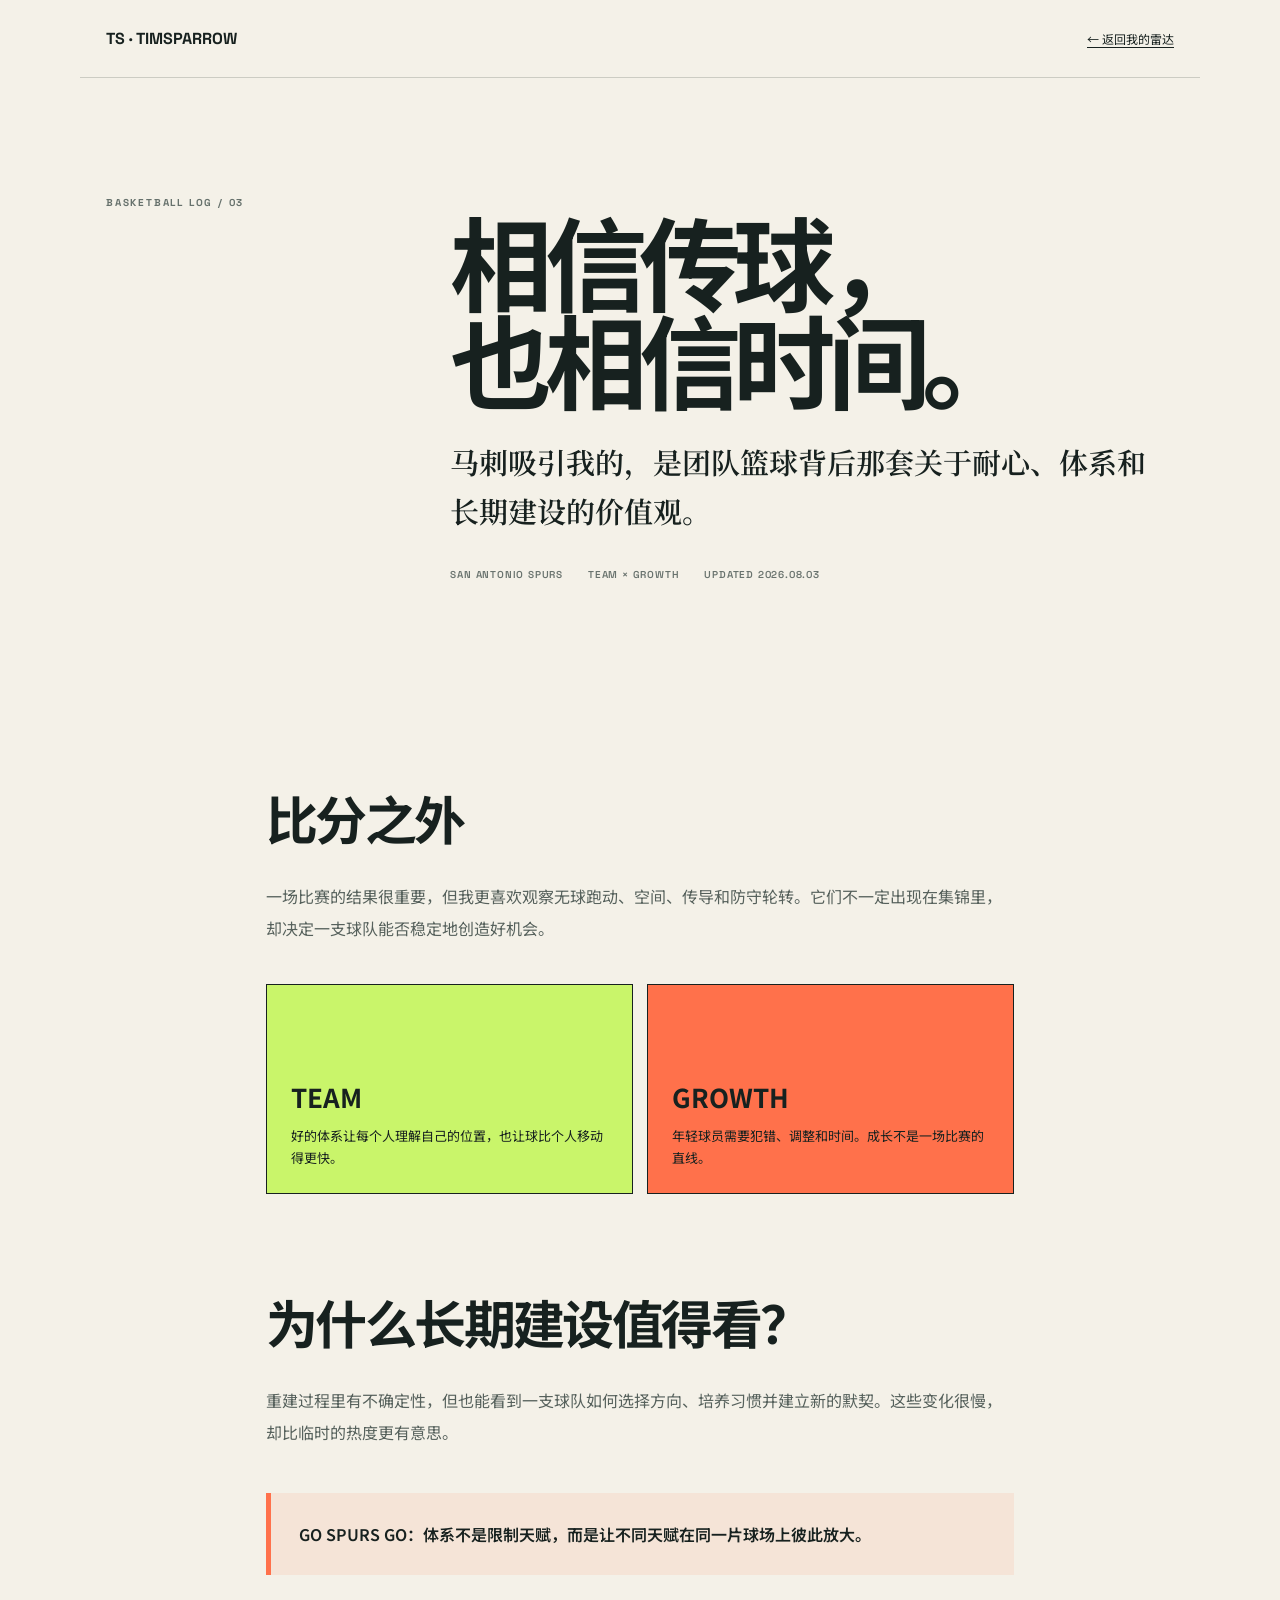
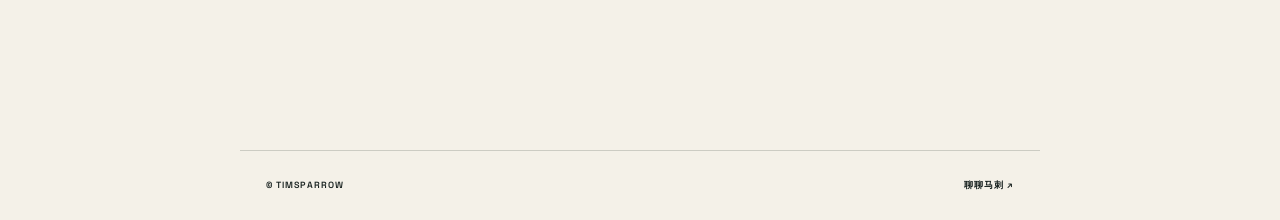
<file: notes/basketball.html>
<!doctype html><html lang="zh-CN"><head><meta charset="utf-8"><meta name="viewport" content="width=device-width,initial-scale=1"><title>为什么是圣安东尼奥马刺｜TimSparrow</title><meta name="description" content="TimSparrow 关于马刺、团队篮球与长期成长的篮球观察。"><link rel="canonical" href="https://sparrowtim38-beep.github.io/timsparrow/notes/basketball.html"><link rel="stylesheet" href="note.css"></head><body><nav class="note-nav"><a href="../index.html">TS · TIMSPARROW</a><a class="back" href="../index.html#radar">← 返回我的雷达</a></nav><header class="note-hero"><p class="kicker">BASKETBALL LOG / 03</p><div><h1>相信传球，<br>也相信时间。</h1><p class="intro">马刺吸引我的，是团队篮球背后那套关于耐心、体系和长期建设的价值观。</p><div class="meta"><span>SAN ANTONIO SPURS</span><span>TEAM × GROWTH</span><span>UPDATED 2026.08.03</span></div></div></header><main class="note-body"><h2>比分之外</h2><p>一场比赛的结果很重要，但我更喜欢观察无球跑动、空间、传导和防守轮转。它们不一定出现在集锦里，却决定一支球队能否稳定地创造好机会。</p><div class="note-grid"><article class="note-card"><h3>TEAM</h3><p>好的体系让每个人理解自己的位置，也让球比个人移动得更快。</p></article><article class="note-card"><h3>GROWTH</h3><p>年轻球员需要犯错、调整和时间。成长不是一场比赛的直线。</p></article></div><h2>为什么长期建设值得看？</h2><p>重建过程里有不确定性，但也能看到一支球队如何选择方向、培养习惯并建立新的默契。这些变化很慢，却比临时的热度更有意思。</p><p class="callout">GO SPURS GO：体系不是限制天赋，而是让不同天赋在同一片球场上彼此放大。</p></main><footer><span>© TIMSPARROW</span><a href="../index.html#guestbook">聊聊马刺 ↗</a></footer><!-- Cloudflare Web Analytics --><script type="module" src="https://static.cloudflareinsights.com/beacon.min.js" data-cf-beacon='{"token":"82851d86421c431b8066f935a6d35316"}'></script><!-- End Cloudflare Web Analytics --></body></html>
</file>
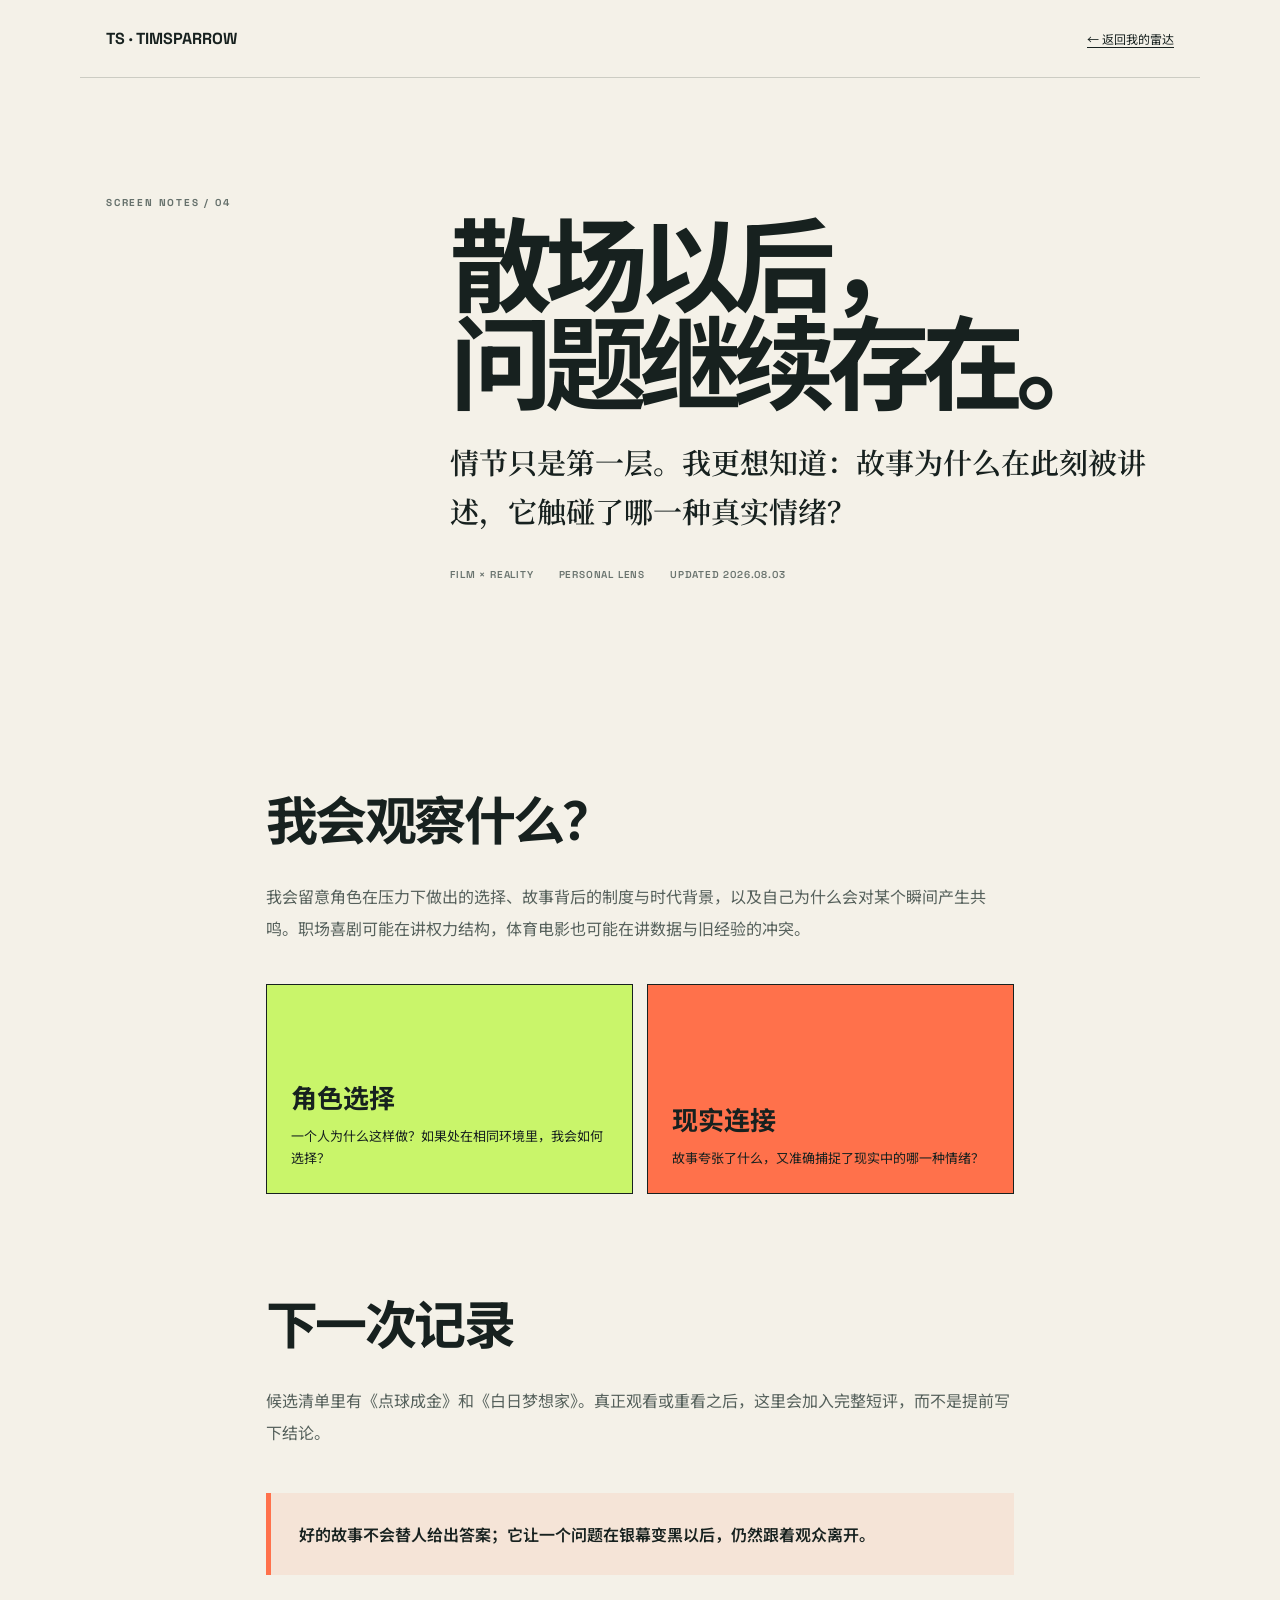
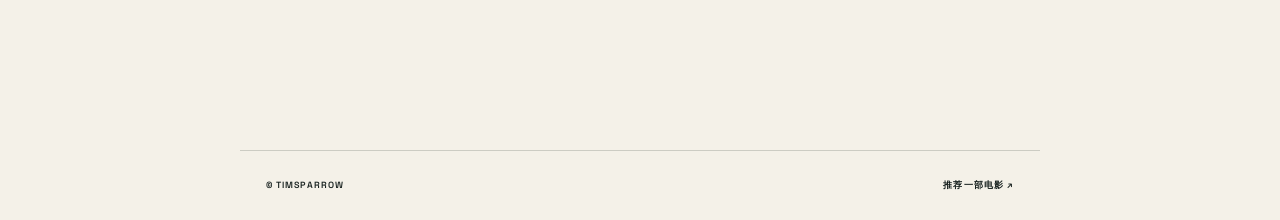
<file: notes/films.html>
<!doctype html><html lang="zh-CN"><head><meta charset="utf-8"><meta name="viewport" content="width=device-width,initial-scale=1"><title>电影与现实：我的观影视角｜TimSparrow</title><meta name="description" content="TimSparrow 关于故事、角色选择与现实世界之间联系的观影笔记。"><link rel="canonical" href="https://sparrowtim38-beep.github.io/timsparrow/notes/films.html"><link rel="stylesheet" href="note.css"></head><body><nav class="note-nav"><a href="../index.html">TS · TIMSPARROW</a><a class="back" href="../index.html#radar">← 返回我的雷达</a></nav><header class="note-hero"><p class="kicker">SCREEN NOTES / 04</p><div><h1>散场以后，<br>问题继续存在。</h1><p class="intro">情节只是第一层。我更想知道：故事为什么在此刻被讲述，它触碰了哪一种真实情绪？</p><div class="meta"><span>FILM × REALITY</span><span>PERSONAL LENS</span><span>UPDATED 2026.08.03</span></div></div></header><main class="note-body"><h2>我会观察什么？</h2><p>我会留意角色在压力下做出的选择、故事背后的制度与时代背景，以及自己为什么会对某个瞬间产生共鸣。职场喜剧可能在讲权力结构，体育电影也可能在讲数据与旧经验的冲突。</p><div class="note-grid"><article class="note-card"><h3>角色选择</h3><p>一个人为什么这样做？如果处在相同环境里，我会如何选择？</p></article><article class="note-card"><h3>现实连接</h3><p>故事夸张了什么，又准确捕捉了现实中的哪一种情绪？</p></article></div><h2>下一次记录</h2><p>候选清单里有《点球成金》和《白日梦想家》。真正观看或重看之后，这里会加入完整短评，而不是提前写下结论。</p><p class="callout">好的故事不会替人给出答案；它让一个问题在银幕变黑以后，仍然跟着观众离开。</p></main><footer><span>© TIMSPARROW</span><a href="../index.html#guestbook">推荐一部电影 ↗</a></footer><!-- Cloudflare Web Analytics --><script type="module" src="https://static.cloudflareinsights.com/beacon.min.js" data-cf-beacon='{"token":"82851d86421c431b8066f935a6d35316"}'></script><!-- End Cloudflare Web Analytics --></body></html>
</file>
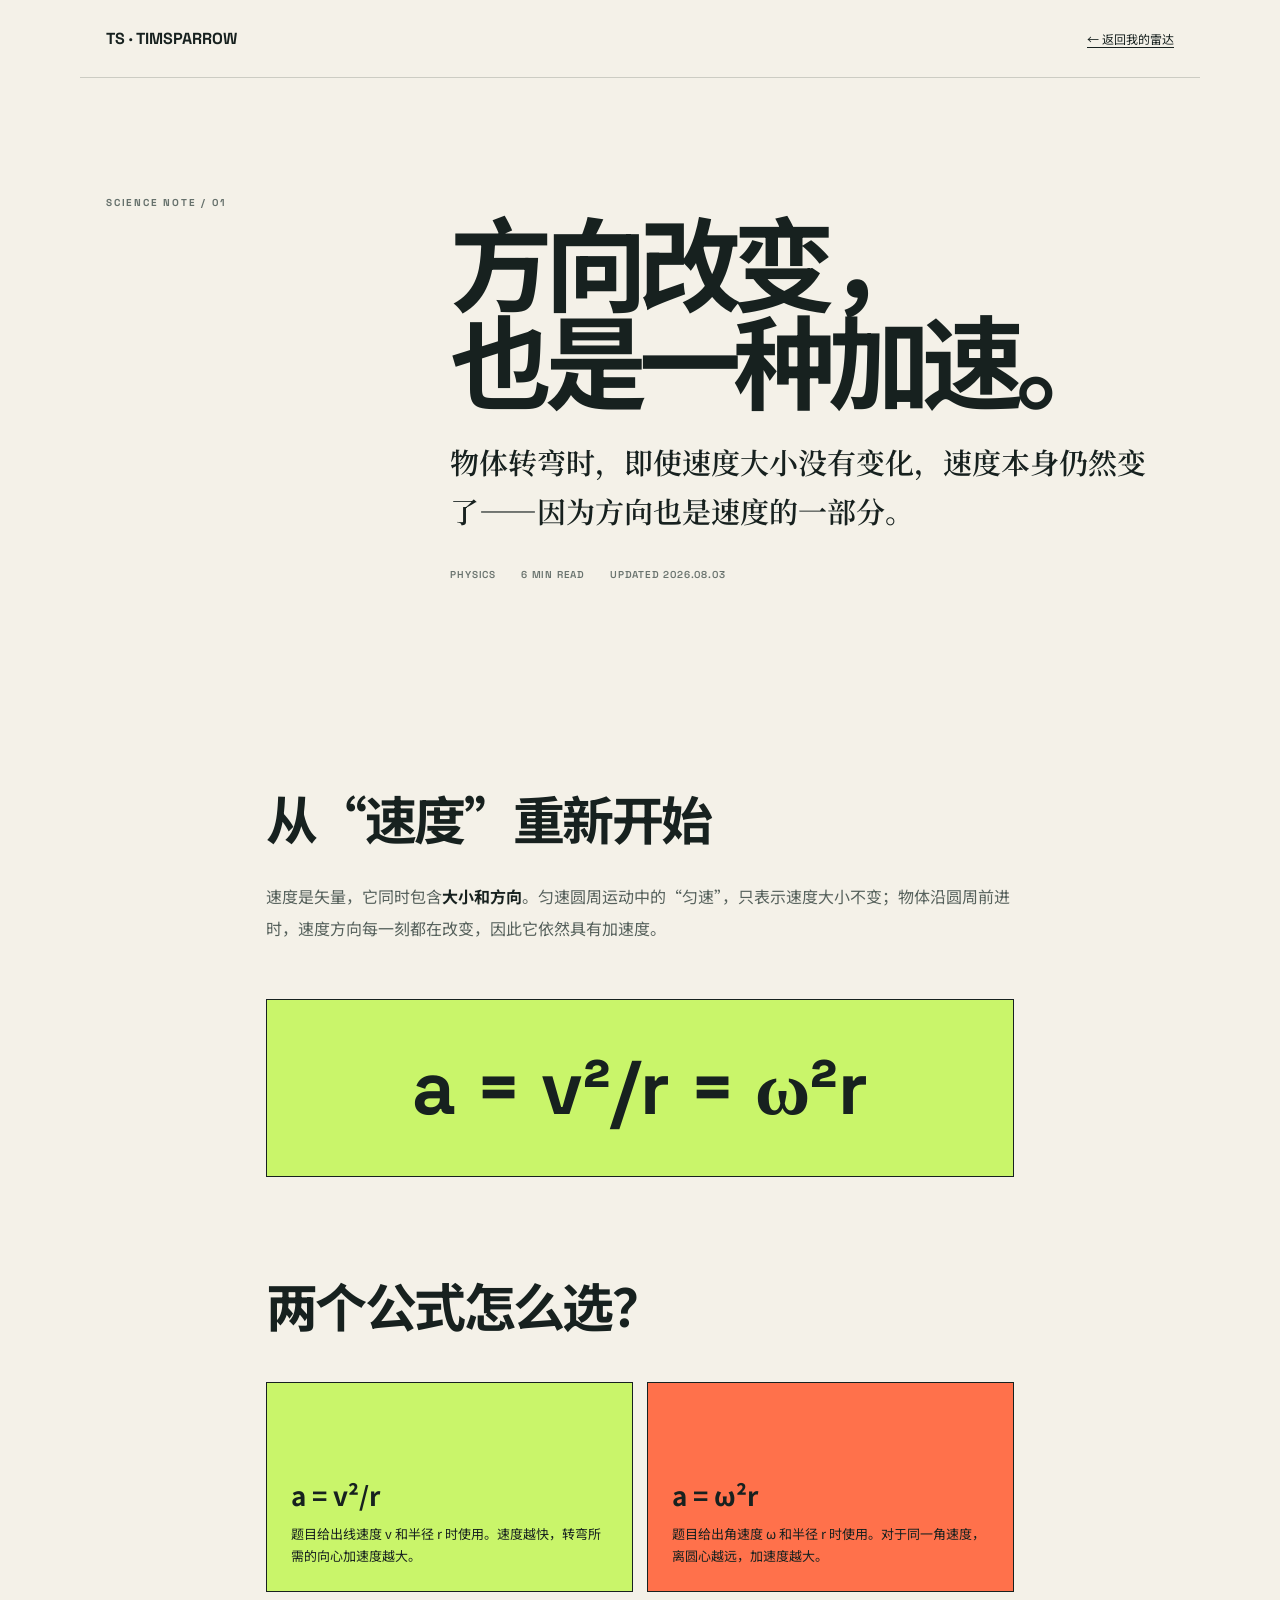
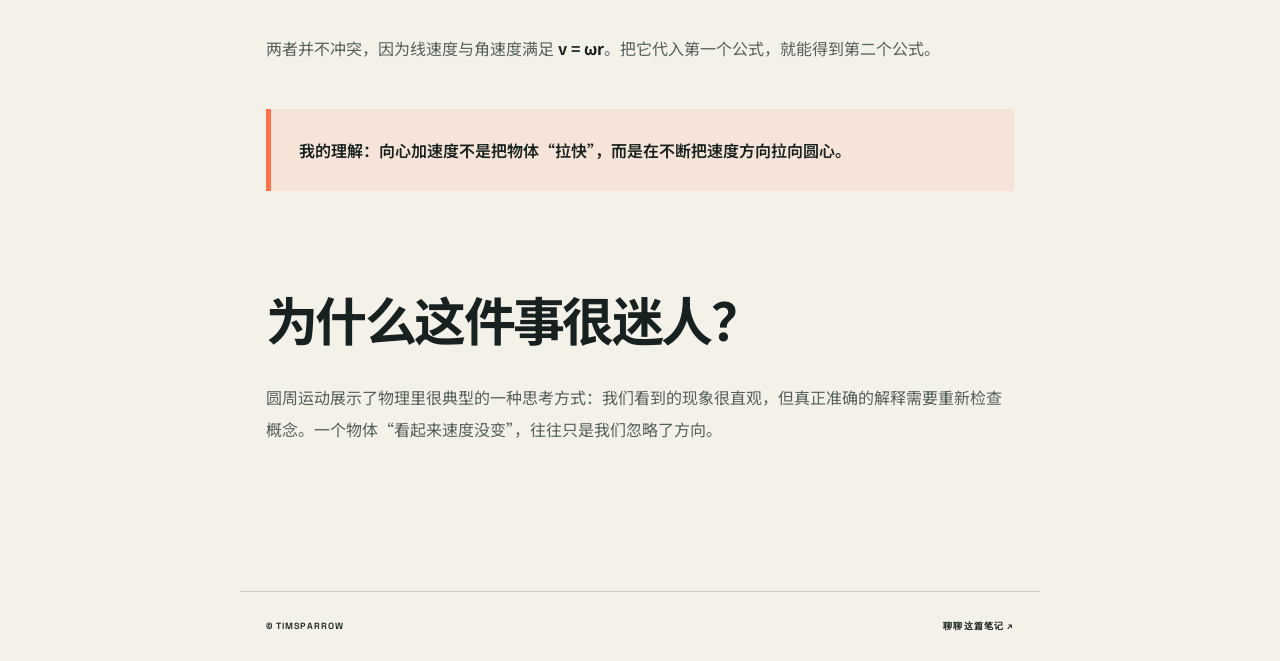
<file: notes/physics.html>
<!doctype html><html lang="zh-CN"><head><meta charset="utf-8"><meta name="viewport" content="width=device-width,initial-scale=1"><title>圆周运动：方向改变，也是一种加速｜TimSparrow</title><meta name="description" content="TimSparrow 的圆周运动基础笔记：速度方向、向心加速度及两个常用公式。"><link rel="canonical" href="https://sparrowtim38-beep.github.io/timsparrow/notes/physics.html"><link rel="stylesheet" href="note.css"></head><body><nav class="note-nav"><a href="../index.html">TS · TIMSPARROW</a><a class="back" href="../index.html#radar">← 返回我的雷达</a></nav><header class="note-hero"><p class="kicker">SCIENCE NOTE / 01</p><div><h1>方向改变，<br>也是一种加速。</h1><p class="intro">物体转弯时，即使速度大小没有变化，速度本身仍然变了——因为方向也是速度的一部分。</p><div class="meta"><span>PHYSICS</span><span>6 MIN READ</span><span>UPDATED 2026.08.03</span></div></div></header><main class="note-body"><h2>从“速度”重新开始</h2><p>速度是矢量，它同时包含<strong>大小和方向</strong>。匀速圆周运动中的“匀速”，只表示速度大小不变；物体沿圆周前进时，速度方向每一刻都在改变，因此它依然具有加速度。</p><div class="formula">a = v²/r = ω²r</div><h2>两个公式怎么选？</h2><div class="note-grid"><article class="note-card"><h3>a = v²/r</h3><p>题目给出线速度 v 和半径 r 时使用。速度越快，转弯所需的向心加速度越大。</p></article><article class="note-card"><h3>a = ω²r</h3><p>题目给出角速度 ω 和半径 r 时使用。对于同一角速度，离圆心越远，加速度越大。</p></article></div><p>两者并不冲突，因为线速度与角速度满足 <strong>v = ωr</strong>。把它代入第一个公式，就能得到第二个公式。</p><p class="callout">我的理解：向心加速度不是把物体“拉快”，而是在不断把速度方向拉向圆心。</p><h2>为什么这件事很迷人？</h2><p>圆周运动展示了物理里很典型的一种思考方式：我们看到的现象很直观，但真正准确的解释需要重新检查概念。一个物体“看起来速度没变”，往往只是我们忽略了方向。</p></main><footer><span>© TIMSPARROW</span><a href="../index.html#guestbook">聊聊这篇笔记 ↗</a></footer><!-- Cloudflare Web Analytics --><script type="module" src="https://static.cloudflareinsights.com/beacon.min.js" data-cf-beacon='{"token":"82851d86421c431b8066f935a6d35316"}'></script><!-- End Cloudflare Web Analytics --></body></html>
</file>
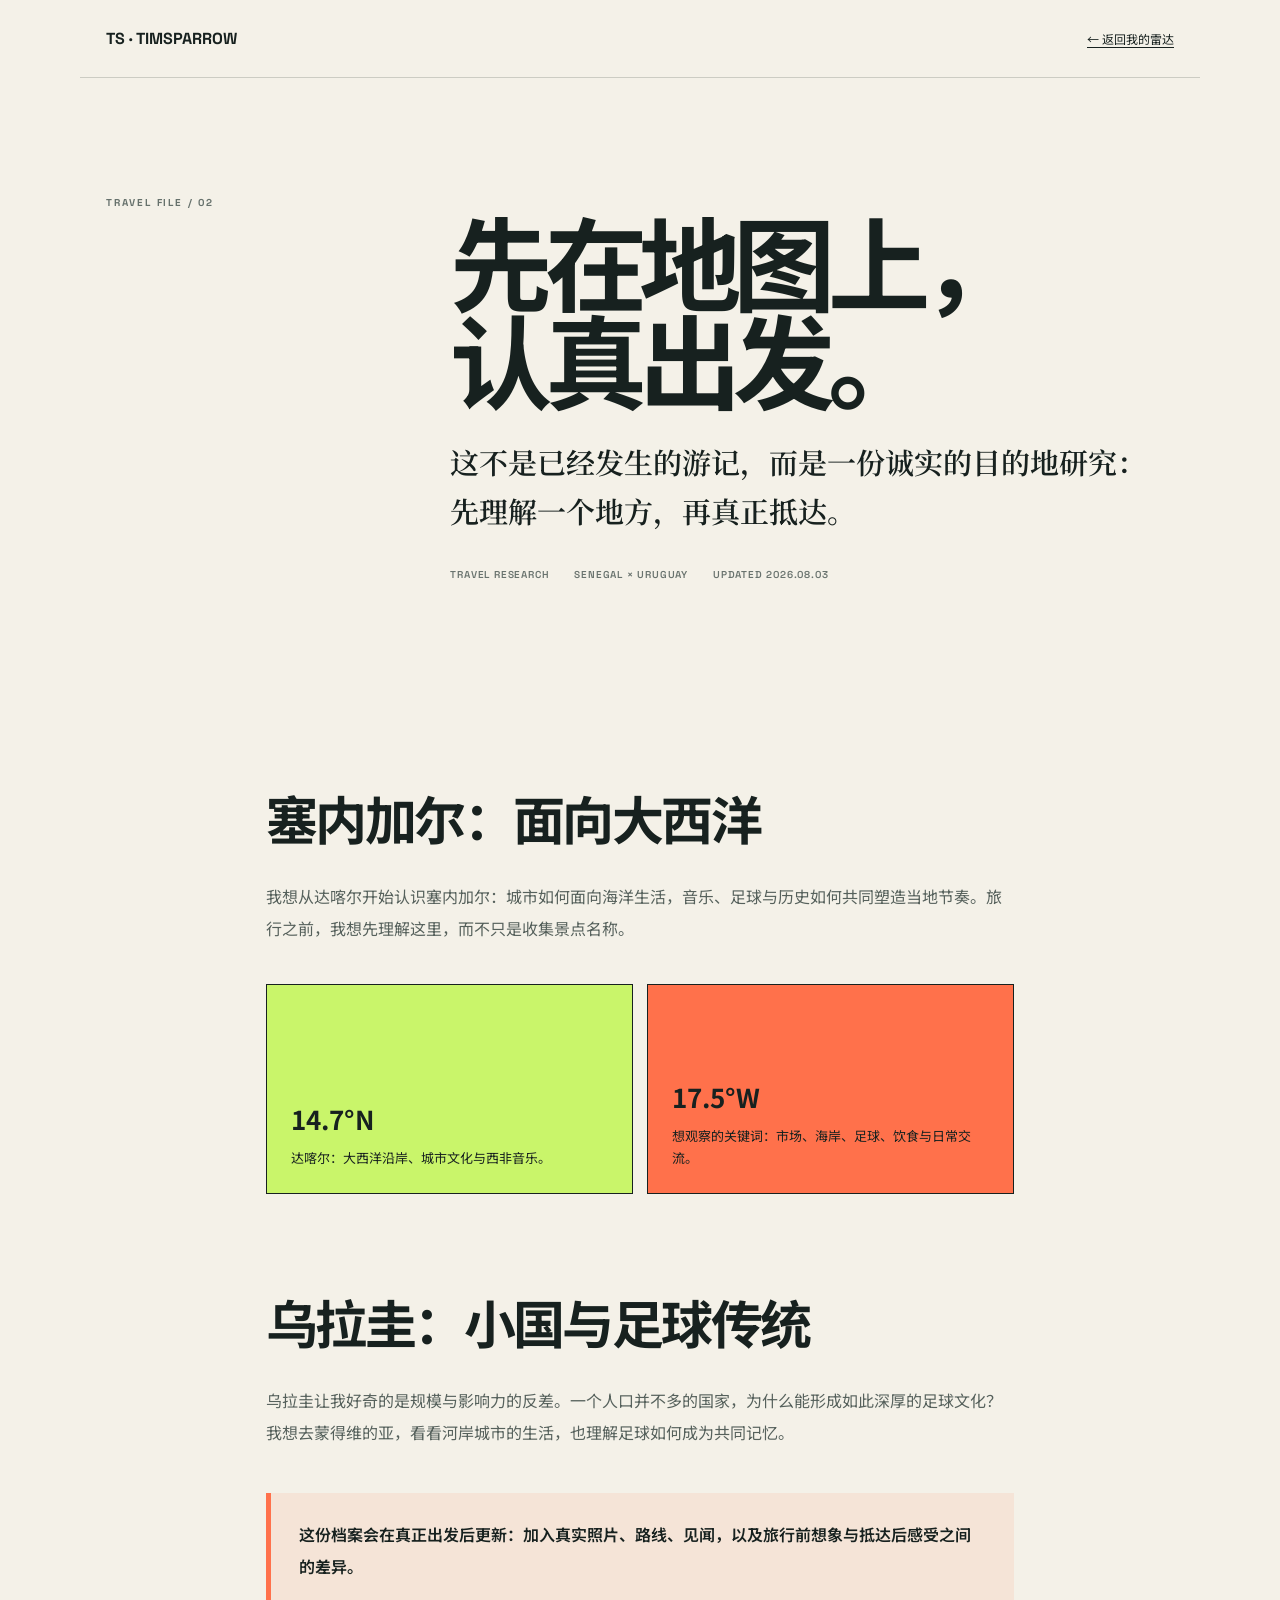
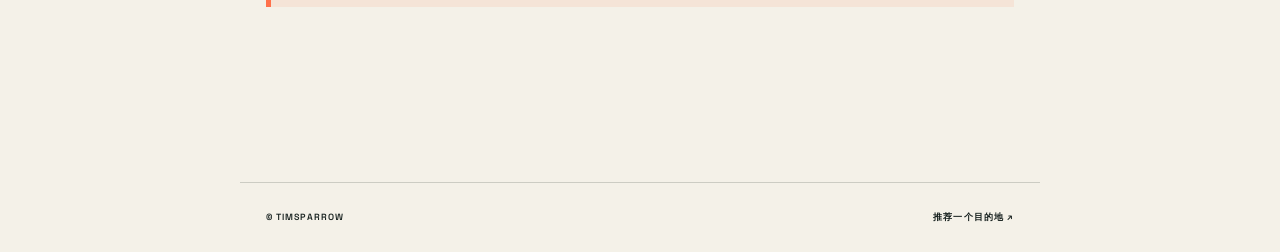
<file: notes/travel.html>
<!doctype html><html lang="zh-CN"><head><meta charset="utf-8"><meta name="viewport" content="width=device-width,initial-scale=1"><title>先在地图上出发｜TimSparrow 旅行档案</title><meta name="description" content="TimSparrow 关于塞内加尔与乌拉圭的目的地研究和旅行愿望。"><link rel="canonical" href="https://sparrowtim38-beep.github.io/timsparrow/notes/travel.html"><link rel="stylesheet" href="note.css"></head><body><nav class="note-nav"><a href="../index.html">TS · TIMSPARROW</a><a class="back" href="../index.html#radar">← 返回我的雷达</a></nav><header class="note-hero"><p class="kicker">TRAVEL FILE / 02</p><div><h1>先在地图上，<br>认真出发。</h1><p class="intro">这不是已经发生的游记，而是一份诚实的目的地研究：先理解一个地方，再真正抵达。</p><div class="meta"><span>TRAVEL RESEARCH</span><span>SENEGAL × URUGUAY</span><span>UPDATED 2026.08.03</span></div></div></header><main class="note-body"><h2>塞内加尔：面向大西洋</h2><p>我想从达喀尔开始认识塞内加尔：城市如何面向海洋生活，音乐、足球与历史如何共同塑造当地节奏。旅行之前，我想先理解这里，而不只是收集景点名称。</p><div class="note-grid"><article class="note-card"><h3>14.7°N</h3><p>达喀尔：大西洋沿岸、城市文化与西非音乐。</p></article><article class="note-card"><h3>17.5°W</h3><p>想观察的关键词：市场、海岸、足球、饮食与日常交流。</p></article></div><h2>乌拉圭：小国与足球传统</h2><p>乌拉圭让我好奇的是规模与影响力的反差。一个人口并不多的国家，为什么能形成如此深厚的足球文化？我想去蒙得维的亚，看看河岸城市的生活，也理解足球如何成为共同记忆。</p><p class="callout">这份档案会在真正出发后更新：加入真实照片、路线、见闻，以及旅行前想象与抵达后感受之间的差异。</p></main><footer><span>© TIMSPARROW</span><a href="../index.html#guestbook">推荐一个目的地 ↗</a></footer><!-- Cloudflare Web Analytics --><script type="module" src="https://static.cloudflareinsights.com/beacon.min.js" data-cf-beacon='{"token":"82851d86421c431b8066f935a6d35316"}'></script><!-- End Cloudflare Web Analytics --></body></html>
</file>
<file: style.css>
@import url('https://fonts.googleapis.com/css2?family=Noto+Sans+SC:wght@400;500;600;700;900&family=Space+Grotesk:wght@500;600;700&display=swap');
:root{--ink:#17211f;--paper:#f4f1e8;--lime:#c9f56a;--orange:#ff714b;--line:rgba(23,33,31,.18)}*{box-sizing:border-box}html{scroll-behavior:smooth}body{margin:0;background:var(--paper);color:var(--ink);font-family:'Noto Sans SC',system-ui,sans-serif}a{color:inherit;text-decoration:none}.nav{height:82px;max-width:1220px;margin:auto;padding:0 28px;display:flex;align-items:center;justify-content:space-between;border-bottom:1px solid var(--line)}.brand,.nav-links{display:flex;align-items:center}.brand{gap:11px;font:700 17px/1 'Space Grotesk';letter-spacing:-.03em}.brand-mark{width:34px;height:34px;display:grid;place-items:center;background:var(--ink);color:var(--paper);border-radius:50%;font-size:11px}.nav-links{gap:30px;font-size:13px;font-weight:600}.nav-cta{border:1px solid;border-radius:99px;padding:10px 17px}.hero{min-height:calc(100vh - 82px);max-width:1220px;margin:auto;padding:72px 28px 82px;display:grid;grid-template-columns:1.25fr .75fr;align-items:center;gap:72px}.eyebrow,.section-label{font:700 11px/1.4 'Space Grotesk';letter-spacing:.18em}.eyebrow{display:flex;align-items:center;gap:10px}.eyebrow span{width:34px;height:2px;background:var(--orange)}.hero h1{margin:24px 0 28px;font-size:clamp(64px,8.3vw,126px);line-height:.92;letter-spacing:-.075em;font-weight:900}.hero h1 em{color:var(--orange);font-style:normal}.hero-intro{max-width:610px;font-size:clamp(17px,1.5vw,21px);line-height:1.85;color:#4d5754}.hero-actions{margin-top:42px;display:flex;align-items:center;gap:26px;flex-wrap:wrap}.primary-button{display:inline-flex;gap:38px;padding:16px 20px;background:var(--ink);color:white;font-weight:600;font-size:14px}.text-link,.back-link{padding-bottom:5px;border-bottom:1px solid;font-size:13px;font-weight:600}.portrait-card{position:relative;aspect-ratio:.74;max-height:630px;overflow:hidden;background:var(--lime);border:1px solid;box-shadow:14px 14px 0 var(--ink);display:flex;align-items:center;justify-content:center}.monogram{z-index:2;font:700 clamp(96px,13vw,184px)/1 'Space Grotesk';letter-spacing:-.14em;transform:translateX(-.08em)}.monogram span{color:var(--orange)}.portrait-card p{position:absolute;left:24px;bottom:22px;margin:0;font:700 11px/1.4 'Space Grotesk';letter-spacing:.12em}.card-index{position:absolute;right:20px;top:20px;font:600 10px/1 'Space Grotesk'}.sparrow{position:absolute;z-index:3;top:18%;right:18%;font-size:38px}.orbit{position:absolute;border:1px solid rgba(23,33,31,.5);border-radius:50%}.orbit-one{width:82%;height:47%;transform:rotate(38deg)}.orbit-two{width:62%;height:86%;transform:rotate(-25deg)}.ticker{overflow:hidden;background:var(--ink);color:var(--paper)}.ticker-track{width:max-content;display:flex;gap:34px;padding:17px 0;animation:marquee 26s linear infinite;font:600 11px/1 'Space Grotesk';letter-spacing:.16em}.ticker b{color:var(--lime)}@keyframes marquee{to{transform:translateX(-50%)}}.section{max-width:1164px;margin:auto;padding:130px 28px}.section-label{color:#69726f;margin:0 0 26px}.section h2{margin:0;font-size:clamp(42px,5.5vw,76px);line-height:1.08;letter-spacing:-.055em}.about{border-top:1px solid var(--line);display:grid;grid-template-columns:1fr 1fr;gap:90px}.about-copy{padding-top:48px}.about-copy p{margin:0 0 24px;color:#5c6562;font-size:16px;line-height:1.95}.about-copy .lead{color:var(--ink);font-size:23px;line-height:1.6}.radar{border-top:1px solid var(--line)}.radar-intro{display:grid;grid-template-columns:.6fr 1.3fr .8fr;gap:44px;align-items:end;margin-bottom:66px}.radar-intro h2{font-size:clamp(40px,4.8vw,66px)}.radar-intro>p:last-child{color:#66706d;line-height:1.8;margin:0}.radar-grid{display:grid;grid-template-columns:1fr 1fr;gap:16px}.radar-card{min-height:290px;padding:28px;border:1px solid;display:flex;flex-direction:column;justify-content:flex-end}.radar-card.lime{background:var(--lime)}.radar-card.orange{background:var(--orange)}.radar-card.paper{background:var(--paper)}.radar-card.ink{background:var(--ink);color:var(--paper)}.radar-meta{display:flex;justify-content:space-between;margin-bottom:auto;font:700 10px/1 'Space Grotesk';letter-spacing:.15em}.radar-card h3{font-size:clamp(28px,4vw,48px);letter-spacing:-.055em;margin:44px 0 12px}.radar-card p{line-height:1.8;margin:0;opacity:.72}.interests{border-top:1px solid var(--line)}.section-heading{display:flex;justify-content:space-between;align-items:end;margin-bottom:64px}.interest-grid{display:grid;grid-template-columns:repeat(3,1fr);border-top:1px solid}.interest-card{min-height:320px;padding:24px;border-right:1px solid var(--line);display:flex;flex-direction:column;justify-content:space-between;position:relative}.interest-card:last-child{border:0}.interest-card h3{font-size:27px;margin:0 0 14px}.interest-card p{color:#5c6562;line-height:1.8;margin:0;font-size:14px}.interest-card>b{position:absolute;top:22px;right:22px}.principles{border-top:1px solid var(--line);display:grid;grid-template-columns:.65fr 1.35fr;gap:80px}.principles-title{position:sticky;top:40px;align-self:start}.principles-list{border-top:1px solid}.principles-list article{display:grid;grid-template-columns:42px .85fr 1.15fr;gap:26px;padding:34px 0;border-bottom:1px solid var(--line)}.principles-list h3{margin:-6px 0 0;font-size:27px}.principles-list p{margin:0;color:#66706d;line-height:1.8}.quote-section{background:var(--orange);padding:110px 28px;text-align:center}.quote-section p{max-width:1000px;margin:auto;font-size:clamp(42px,6vw,82px);line-height:1.18;letter-spacing:-.06em;font-weight:700}.connect{text-align:center;padding-top:150px}.connect h2{font-size:clamp(56px,8vw,110px)}.connect-intro{color:#66706d;margin:28px auto 52px}.contact-grid{display:grid;grid-template-columns:1fr 1.35fr;gap:18px;max-width:980px;margin:0 auto 42px;text-align:left}.contact-card{min-height:230px;padding:26px;border:1px solid;display:flex;flex-direction:column;justify-content:space-between}.phone-card{background:var(--lime)}.email-card{background:var(--orange)}.contact-type{font:700 10px/1.3 'Space Grotesk';letter-spacing:.16em}.contact-card strong{font:600 clamp(22px,3vw,37px)/1.15 'Space Grotesk';letter-spacing:-.045em;overflow-wrap:anywhere}.contact-action{display:flex;justify-content:space-between;font-size:13px;font-weight:600}footer{border-top:1px solid var(--line);max-width:1164px;margin:auto;padding:28px;display:flex;justify-content:space-between;font:600 10px/1 'Space Grotesk';letter-spacing:.12em}@media(max-width:820px){.nav-links a:not(.nav-cta){display:none}.hero{grid-template-columns:1fr}.portrait-card{width:min(100%,460px);justify-self:center}.about,.radar-intro,.principles{grid-template-columns:1fr}.radar-grid,.contact-grid{grid-template-columns:1fr}.interest-grid{grid-template-columns:1fr}.interest-card{min-height:250px;border-right:0;border-bottom:1px solid var(--line)}.principles-title{position:static}.principles-list article{grid-template-columns:32px 1fr}.principles-list p{grid-column:2}}@media(max-width:480px){.nav{padding:0 18px}.hero,.section{padding-left:20px;padding-right:20px}.hero h1{font-size:16vw}.hero-actions{align-items:flex-start;flex-direction:column}.section{padding-top:90px;padding-bottom:90px}footer{margin:0 20px;padding:24px 0;gap:20px}}@media(prefers-reduced-motion:reduce){html{scroll-behavior:auto}.ticker-track{animation:none}}
</file>
<file: interactions.css>
.scroll-progress{position:fixed;z-index:100;inset:0 0 auto;height:3px;pointer-events:none}.scroll-progress span{display:block;width:100%;height:100%;background:var(--orange);transform:scaleX(0);transform-origin:left;will-change:transform}.nav-links a{position:relative;transition:color .25s ease}.nav-links a:not(.nav-cta)::after{content:"";position:absolute;left:0;right:0;bottom:-9px;height:2px;background:var(--orange);transform:scaleX(0);transform-origin:right;transition:transform .28s ease}.nav-links a:hover::after,.nav-links a.is-active::after{transform:scaleX(1);transform-origin:left}.nav-cta,.primary-button{transition:transform .25s ease,box-shadow .25s ease,background .25s ease}.nav-cta:hover{background:var(--ink);color:var(--paper);transform:translateY(-2px)}.primary-button:hover{transform:translate(-3px,-3px);box-shadow:6px 6px 0 var(--orange)}.primary-button span,.contact-action b{transition:transform .25s ease}.primary-button:hover span{transform:translate(4px,4px)}.text-link,.back-link{transition:color .2s ease}.text-link:hover,.back-link:hover{color:var(--orange)}
.portrait-card,.radar-card,.contact-card{--rx:0deg;--ry:0deg;transform:perspective(900px) rotateX(var(--rx)) rotateY(var(--ry));transition:transform .18s ease,box-shadow .25s ease;will-change:transform}.portrait-card::after,.radar-card::after,.contact-card::after{content:"";position:absolute;inset:0;pointer-events:none;opacity:0;background:radial-gradient(circle at var(--mx,50%) var(--my,50%),rgba(255,255,255,.26),transparent 42%);transition:opacity .25s ease}.portrait-card:hover::after,.radar-card:hover::after,.contact-card:hover::after{opacity:1}.radar-card{position:relative}.radar-card:hover{z-index:2;box-shadow:10px 10px 0 var(--ink)}.radar-card.ink:hover{box-shadow:10px 10px 0 var(--orange)}.interest-card{transition:background .3s ease,padding .3s ease}.interest-card:hover{background:rgba(201,245,106,.28);padding-top:18px}.interest-card b{transition:transform .25s ease}.interest-card:hover b{transform:translate(5px,-5px)}.principles-list article{transition:padding .3s ease,background .3s ease}.principles-list article:hover{padding-left:18px;padding-right:18px;background:rgba(255,255,255,.34)}.contact-card{position:relative}.contact-card:hover{box-shadow:10px 10px 0 var(--ink)}.contact-card:hover .contact-action b{transform:translate(5px,-5px)}
.reveal{opacity:0;transform:translateY(28px);transition:opacity .72s cubic-bezier(.2,.7,.2,1) var(--delay,0ms),transform .72s cubic-bezier(.2,.7,.2,1) var(--delay,0ms)}.reveal.is-revealed{opacity:1;transform:translateY(0)}.to-top{position:fixed;z-index:20;right:24px;bottom:24px;width:48px;height:48px;border:1px solid var(--ink);border-radius:50%;background:var(--ink);color:var(--paper);font-size:18px;cursor:pointer;opacity:0;visibility:hidden;transform:translateY(12px);transition:.25s ease}.to-top.is-visible{opacity:1;visibility:visible;transform:translateY(0)}.to-top:hover{background:var(--orange);color:var(--ink);transform:translateY(-3px)}
@media(max-width:820px){.to-top{right:16px;bottom:16px;width:44px;height:44px}.radar-card:hover,.contact-card:hover{box-shadow:6px 6px 0 var(--ink)}}@media(prefers-reduced-motion:reduce){.reveal{opacity:1;transform:none;transition:none}.portrait-card,.radar-card,.contact-card{transform:none!important;transition:none}.interest-card,.principles-list article{transition:none}}
.teams{border-top:1px solid var(--line)}.teams-heading{display:grid;grid-template-columns:.6fr 1.15fr .75fr;gap:44px;align-items:end;margin-bottom:64px}.teams-heading h2{font-size:clamp(42px,5vw,70px)}.teams-heading>p:last-child{margin:0;color:#66706d;line-height:1.8}.team-grid{display:grid;grid-template-columns:1fr 1fr;gap:18px}.team-card{min-height:430px;padding:28px;border:1px solid var(--ink);position:relative;overflow:hidden;display:flex;flex-direction:column;justify-content:space-between;transition:transform .3s cubic-bezier(.2,.7,.2,1),box-shadow .3s ease}.arsenal-card{background:#d9272e;color:#fff}.spurs-card{background:#111;color:#fff}.team-top{display:flex;justify-content:space-between;font:700 10px/1 'Space Grotesk';letter-spacing:.16em}.team-mark{position:absolute;right:-12px;top:48px;font:900 clamp(140px,19vw,250px)/1 'Space Grotesk';letter-spacing:-.12em;color:transparent;-webkit-text-stroke:1px rgba(255,255,255,.38);transform:rotate(-6deg);transition:transform .45s ease,color .45s ease}.team-card:hover{transform:translateY(-8px);box-shadow:12px 12px 0 var(--ink)}.team-card:hover .team-mark{transform:rotate(0) scale(1.04);color:rgba(255,255,255,.08)}.team-card p{margin:0 0 8px;font:700 10px/1 'Space Grotesk';letter-spacing:.18em;opacity:.65}.team-card h3{margin:0 0 8px;font-size:clamp(48px,7vw,82px);line-height:1;letter-spacing:-.06em}.team-card div:last-child>span{font-size:13px;opacity:.72}@media(max-width:820px){.teams-heading,.team-grid{grid-template-columns:1fr}.team-card{min-height:340px}.team-mark{font-size:42vw}}
</file>
<file: mobile.css>
.menu-toggle{display:none;width:46px;height:46px;border:1px solid var(--ink);border-radius:50%;background:transparent;position:relative;z-index:42;padding:0;cursor:pointer}.menu-toggle span{position:absolute;left:13px;width:18px;height:1.5px;background:var(--ink);transition:transform .3s ease,top .3s ease}.menu-toggle span:first-child{top:18px}.menu-toggle span:last-child{top:25px}.menu-toggle[aria-expanded="true"] span:first-child{top:22px;transform:rotate(45deg)}.menu-toggle[aria-expanded="true"] span:last-child{top:22px;transform:rotate(-45deg)}
@media(max-width:820px){body.menu-open{overflow:hidden}.nav{height:72px;position:relative;z-index:40}.menu-toggle{display:block}.nav-links{position:fixed;z-index:40;inset:0;display:flex!important;flex-direction:column;align-items:flex-start;justify-content:center;gap:0;padding:90px 28px 40px;background:var(--lime);opacity:0;visibility:hidden;transform:translateY(-14px);transition:opacity .28s ease,visibility .28s ease,transform .28s ease}.menu-open .nav-links{opacity:1;visibility:visible;transform:translateY(0)}.nav-links a,.nav-links a:not(.nav-cta){display:block;font-size:clamp(34px,11vw,54px);font-weight:800;line-height:1.08;letter-spacing:-.055em;padding:10px 0}.nav-links a:not(.nav-cta)::after{bottom:5px}.nav-links .nav-cta{margin-top:24px;padding:12px 20px;border-radius:99px;font-size:15px;letter-spacing:0}.hero{min-height:auto;padding-top:52px;padding-bottom:68px;gap:46px}.section{padding-top:88px;padding-bottom:88px}.radar-intro,.teams-heading{gap:24px;margin-bottom:38px}.radar-card{min-height:240px}.interest-card{min-height:220px}.team-card{min-height:315px}.quote-section{padding-top:78px;padding-bottom:78px}.connect{padding-top:96px}.contact-card{min-height:190px}}
@media(max-width:480px){.brand{font-size:15px}.brand-mark{width:31px;height:31px}.hero{padding-top:42px;padding-bottom:58px}.hero-intro{font-size:16px;line-height:1.75}.hero-actions{margin-top:30px}.portrait-card{box-shadow:9px 9px 0 var(--ink)}.section{padding-top:72px;padding-bottom:72px}.section h2{font-size:11.5vw}.about-copy{padding-top:12px}.about-copy .lead{font-size:20px}.radar-card{min-height:218px;padding:22px}.team-card{min-height:285px;padding:22px}.team-card h3{font-size:16vw}.contact-card{min-height:170px;padding:22px}.connect h2{font-size:15vw}.quote-section p{font-size:10.5vw}}
@media(prefers-reduced-motion:reduce){.nav-links,.menu-toggle span{transition:none}}
</file>
<file: guestbook.css>
.guestbook{border-top:1px solid var(--line);display:grid;grid-template-columns:.9fr 1.1fr;gap:90px;align-items:start}.guestbook-copy>p:not(.section-label){max-width:520px;color:#66706d;line-height:1.85;margin:28px 0}.prompt-list{display:flex;flex-wrap:wrap;gap:10px}.prompt-list button{border:1px solid var(--ink);border-radius:99px;background:transparent;color:var(--ink);padding:10px 14px;font:600 12px/1 'Noto Sans SC',sans-serif;cursor:pointer;transition:.22s ease}.prompt-list button:hover{background:var(--lime);transform:translateY(-2px)}.guestbook-form{padding:32px;border:1px solid var(--ink);background:#fffaf0;box-shadow:12px 12px 0 var(--ink)}.guestbook-form label{display:block;margin-bottom:25px}.guestbook-form label>span{display:block;margin-bottom:10px;font:700 10px/1 'Space Grotesk';letter-spacing:.14em}.guestbook-form input,.guestbook-form textarea{width:100%;border:0;border-bottom:1px solid var(--ink);border-radius:0;background:transparent;color:var(--ink);padding:12px 2px;font:500 16px/1.65 'Noto Sans SC',sans-serif;outline:none;resize:vertical}.guestbook-form input:focus,.guestbook-form textarea:focus{border-color:var(--orange);box-shadow:0 2px 0 var(--orange)}.form-meta{display:flex;justify-content:space-between;gap:20px;color:#737b78;font-size:11px;margin-top:-12px;margin-bottom:24px}.form-meta b{color:var(--ink)}.send-note{width:100%;border:0;background:var(--orange);color:var(--ink);padding:18px 20px;display:flex;justify-content:space-between;align-items:center;font:700 14px/1 'Noto Sans SC',sans-serif;cursor:pointer;transition:transform .25s ease,box-shadow .25s ease}.send-note:hover{transform:translate(-3px,-3px);box-shadow:6px 6px 0 var(--ink)}.send-note b{font-size:18px;transition:transform .25s ease}.send-note:hover b{transform:translate(4px,-4px)}.form-note{color:#747c79;font-size:11px;line-height:1.6;margin:14px 0 0}@media(max-width:820px){.guestbook{grid-template-columns:1fr;gap:42px}.guestbook-form{box-shadow:8px 8px 0 var(--ink)}}@media(max-width:480px){.guestbook-form{padding:22px}.prompt-list button{padding:9px 12px}.guestbook-form textarea{min-height:160px}}
</file>
<file: deep.css>
.now-section{border-top:1px solid var(--line)}.now-heading{display:grid;grid-template-columns:.55fr 1.2fr .75fr;gap:42px;align-items:end;margin-bottom:60px}.now-heading h2{font-size:clamp(42px,5vw,68px)}.now-heading>p:last-child{margin:0;color:#66706d;line-height:1.8}.now-board{display:grid;grid-template-columns:repeat(4,1fr);border:1px solid var(--ink)}.now-card{min-height:390px;padding:24px;border-right:1px solid var(--ink);display:flex;flex-direction:column;position:relative;transition:background .3s ease,color .3s ease}.now-card:last-child{border-right:0}.now-card:hover{background:var(--ink);color:var(--paper)}.now-number{font:600 10px/1 'Space Grotesk';opacity:.55}.now-icon{font:500 46px/1 'Space Grotesk';margin:auto 0;color:var(--orange);transition:transform .35s ease}.now-card:hover .now-icon{transform:rotate(12deg) scale(1.14)}.now-card>p{font:700 10px/1 'Space Grotesk';letter-spacing:.15em;margin:0 0 10px}.now-card h3{font-size:25px;line-height:1.2;margin:0 0 14px}.now-card>span:not(.now-number){font-size:13px;line-height:1.75;opacity:.68}.status-line{display:flex;align-items:center;gap:8px;margin-top:24px;font-size:10px;font-weight:600}.status-line i{width:7px;height:7px;border-radius:50%;background:var(--lime);box-shadow:0 0 0 4px rgba(201,245,106,.18)}
.horizons{border-top:1px solid var(--line)}.horizon-title{display:flex;justify-content:space-between;align-items:end;gap:40px;margin-bottom:62px}.horizon-title h2{font-size:clamp(44px,5.4vw,72px)}.horizon-content{display:grid;grid-template-columns:1.35fr .65fr;gap:18px}.destination-list{border-top:1px solid var(--ink)}.destination-list article{display:grid;grid-template-columns:45px 1fr auto;gap:26px;padding:31px 4px;border-bottom:1px solid var(--ink);align-items:start;transition:padding .3s ease,background .3s ease}.destination-list article:hover{padding-left:18px;padding-right:18px;background:rgba(255,113,75,.09)}.destination-index{font:600 11px/1 'Space Grotesk'}.destination-list p,.next-list>p{font:700 10px/1 'Space Grotesk';letter-spacing:.15em;margin:0 0 9px;color:#707875}.destination-list h3{font-size:35px;margin:0 0 10px;letter-spacing:-.04em}.destination-list div>span{display:block;max-width:570px;color:#626b68;font-size:13px;line-height:1.75}.destination-list article>b{font:600 10px/1.5 'Space Grotesk';text-align:right;letter-spacing:.08em}.next-list{background:var(--lime);border:1px solid var(--ink);padding:28px}.next-list h3{font-size:27px;margin:0 0 28px}.next-list ul{list-style:none;padding:0;margin:0}.next-list li{display:grid;grid-template-columns:32px 1fr;gap:10px;padding:16px 0;border-top:1px solid rgba(23,33,31,.25);font-size:13px;line-height:1.65}.next-list li span{font:600 10px/1.6 'Space Grotesk'}
.faq{border-top:1px solid var(--line);display:grid;grid-template-columns:.72fr 1.28fr;gap:80px}.faq-heading{position:sticky;top:36px;align-self:start}.faq-list{border-top:1px solid var(--ink)}.faq details{border-bottom:1px solid var(--ink)}.faq summary{list-style:none;cursor:pointer;display:grid;grid-template-columns:42px 1fr 28px;gap:18px;align-items:center;padding:27px 0}.faq summary::-webkit-details-marker{display:none}.faq summary span{font:600 10px/1 'Space Grotesk'}.faq summary strong{font-size:20px}.faq summary b{font:400 26px/1 'Space Grotesk';text-align:center;transition:transform .3s ease}.faq details[open] summary b{transform:rotate(45deg)}.faq details p{margin:0;padding:0 42px 28px 60px;color:#626b68;line-height:1.85;font-size:14px;animation:faqIn .3s ease}@keyframes faqIn{from{opacity:0;transform:translateY(-7px)}}
@media(max-width:960px){.now-board{grid-template-columns:1fr 1fr}.now-card:nth-child(2){border-right:0}.now-card:nth-child(-n+2){border-bottom:1px solid var(--ink)}}@media(max-width:820px){.now-heading{grid-template-columns:1fr;gap:24px;margin-bottom:38px}.horizon-title{display:block}.horizon-title .section-label{margin-bottom:22px}.horizon-content,.faq{grid-template-columns:1fr}.faq{gap:42px}.faq-heading{position:static}.destination-list article{grid-template-columns:35px 1fr}.destination-list article>b{display:none}}@media(max-width:560px){.now-board{grid-template-columns:1fr}.now-card{min-height:310px;border-right:0;border-bottom:1px solid var(--ink)}.now-card:last-child{border-bottom:0}.now-card:nth-child(2){border-bottom:1px solid var(--ink)}.now-icon{margin:34px 0}.destination-list article{padding:25px 0;gap:12px}.destination-list h3{font-size:29px}.faq summary{grid-template-columns:30px 1fr 24px;gap:10px}.faq summary strong{font-size:17px}.faq details p{padding-left:40px;padding-right:10px}}
</file>
<file: polish.css>
@import url('https://fonts.googleapis.com/css2?family=Noto+Serif+SC:wght@600;700;900&display=swap');

:root{--ease-out:cubic-bezier(.22,1,.36,1);--soft-shadow:0 22px 55px rgba(23,33,31,.13)}
body{font-feature-settings:"kern" 1,"palt" 1;text-rendering:optimizeLegibility}
.nav{position:sticky;top:0;z-index:35;background:rgba(244,241,232,.88);backdrop-filter:blur(16px);-webkit-backdrop-filter:blur(16px);transition:background .3s ease,box-shadow .3s ease}
.brand{letter-spacing:-.025em}.nav-links{letter-spacing:.02em}
.section{padding-top:clamp(140px,12vw,190px);padding-bottom:clamp(140px,12vw,190px)}
.section-label{margin-bottom:32px;color:#65706c;font-size:10px;letter-spacing:.22em}
.section h2{font-weight:700;letter-spacing:-.06em;text-wrap:balance}
.hero{padding-top:clamp(88px,9vw,140px);padding-bottom:clamp(100px,10vw,155px)}
.hero h1{font-weight:900;letter-spacing:-.082em;line-height:.9}.hero h1 em{font-family:'Noto Serif SC',serif;font-weight:900;letter-spacing:-.07em}
.hero-intro{max-width:650px;font-weight:400;letter-spacing:.008em;line-height:1.95}
.about-copy p,.radar-intro>p:last-child,.now-heading>p:last-child,.teams-heading>p:last-child,.guestbook-copy>p:not(.section-label){line-height:2}
.about-copy .lead{font-size:clamp(22px,2vw,27px);font-weight:500;line-height:1.75;letter-spacing:-.018em}
.radar-intro,.now-heading,.teams-heading{margin-bottom:clamp(70px,7vw,100px)}
.section-heading{margin-bottom:clamp(70px,7vw,96px)}
.quote-section{padding-top:clamp(130px,13vw,200px);padding-bottom:clamp(130px,13vw,200px)}
.quote-section p{font-family:'Noto Serif SC',serif;font-weight:700;line-height:1.35;letter-spacing:-.045em}
.connect-intro{margin-top:36px;margin-bottom:68px;font-size:16px;line-height:1.9}

.primary-button,.send-note,.nav-cta,.prompt-list button,.to-top{transition-duration:.38s;transition-timing-function:var(--ease-out)}
.primary-button:hover{transform:translateY(-4px);box-shadow:0 13px 28px rgba(23,33,31,.22)}
.send-note:hover{transform:translateY(-4px);box-shadow:0 13px 28px rgba(23,33,31,.2)}
.nav-cta:hover{transform:translateY(-2px);box-shadow:0 8px 20px rgba(23,33,31,.12)}
.interest-card{transition:transform .42s var(--ease-out),background .42s ease,box-shadow .42s ease,padding .42s var(--ease-out)}
.interest-card:hover{transform:translateY(-5px);background:rgba(255,255,255,.52);box-shadow:0 18px 44px rgba(23,33,31,.1);z-index:2}
.interest-card>b,.primary-button span,.contact-action b,.send-note b{transition:transform .38s var(--ease-out)}
.interest-card:hover>b,.contact-card:hover .contact-action b,.send-note:hover b{transform:translate(5px,-5px)}
.radar-card,.contact-card,.portrait-card{transition:transform .42s var(--ease-out),box-shadow .42s var(--ease-out)}
.radar-card:hover,.contact-card:hover{transform:perspective(900px) rotateX(var(--rx)) rotateY(var(--ry)) translateY(-5px);box-shadow:var(--soft-shadow)}
.radar-card.ink:hover{box-shadow:0 22px 55px rgba(23,33,31,.2)}
.portrait-card:hover{transform:perspective(900px) rotateX(var(--rx)) rotateY(var(--ry)) translateY(-4px);box-shadow:18px 22px 0 var(--ink)}
.now-card{transition:transform .42s var(--ease-out),background .42s ease,color .42s ease,box-shadow .42s ease}.now-card:hover{transform:translateY(-5px);box-shadow:0 18px 44px rgba(23,33,31,.18);z-index:2}
.team-card{transition:transform .46s var(--ease-out),box-shadow .46s var(--ease-out)}.team-card:hover{transform:translateY(-6px);box-shadow:0 24px 58px rgba(23,33,31,.2)}
.destination-list article,.principles-list article{transition:transform .4s var(--ease-out),padding .4s var(--ease-out),background .4s ease}.destination-list article:hover,.principles-list article:hover{transform:translateX(5px)}
.faq summary{transition:padding .35s var(--ease-out),color .25s ease}.faq summary:hover{padding-left:8px;color:var(--orange)}
.contact-card strong{letter-spacing:-.035em}

@media(min-width:821px){.about{gap:clamp(90px,10vw,150px)}.principles,.faq{gap:clamp(90px,10vw,150px)}.guestbook{gap:clamp(90px,10vw,145px)}}
@media(max-width:820px){.nav{position:relative;background:var(--paper);backdrop-filter:none;-webkit-backdrop-filter:none}.section{padding-top:96px;padding-bottom:96px}.hero{padding-top:58px;padding-bottom:78px}.radar-intro,.now-heading,.teams-heading,.section-heading{margin-bottom:46px}.quote-section{padding-top:92px;padding-bottom:92px}.quote-section p{line-height:1.4}.interest-card:hover,.now-card:hover,.team-card:hover,.destination-list article:hover,.principles-list article:hover{transform:none}.radar-card:hover,.contact-card:hover{transform:none;box-shadow:6px 6px 0 var(--ink)}}
.protected-phone{width:100%;color:inherit;text-align:left;font:inherit;cursor:pointer}.protected-phone strong{font-family:'Space Grotesk',sans-serif}
@media(max-width:480px){.section{padding-top:78px;padding-bottom:78px}.section-label{margin-bottom:23px}.hero{padding-top:44px;padding-bottom:62px}.hero h1{line-height:.94}.hero-intro{line-height:1.8}.quote-section{padding-top:76px;padding-bottom:76px}.quote-section p{line-height:1.45}.connect-intro{margin-bottom:48px}}
@media(prefers-reduced-motion:reduce){.primary-button,.send-note,.nav-cta,.prompt-list button,.interest-card,.radar-card,.contact-card,.portrait-card,.now-card,.team-card,.destination-list article,.principles-list article,.faq summary{transition:none!important}}
</file>
<file: theme.css>
.nav-right{display:flex;align-items:center;gap:15px}.theme-toggle{width:38px;height:38px;flex:0 0 auto;border:1px solid var(--ink);border-radius:50%;background:transparent;color:var(--ink);display:grid;place-items:center;position:relative;overflow:hidden;cursor:pointer;transition:transform .35s var(--ease-out),background .35s ease,color .35s ease}.theme-toggle:hover{transform:rotate(12deg) scale(1.05);background:var(--ink);color:var(--paper)}.theme-toggle span{position:absolute;transition:transform .42s var(--ease-out),opacity .3s ease}.theme-moon{opacity:0;transform:translateY(18px) rotate(-20deg)}
html,body,.nav,.radar-card,.now-card,.interest-card,.team-card,.guestbook-form,.contact-card,.next-list{transition:background-color .42s ease,color .42s ease,border-color .42s ease,box-shadow .42s ease}
html[data-theme="dark"]{color-scheme:dark;--ink:#edf3ed;--paper:#101614;--line:rgba(237,243,237,.17)}html[data-theme="dark"] body{background:#101614;color:#edf3ed}html[data-theme="dark"] .nav{background:rgba(16,22,20,.88)}html[data-theme="dark"] .brand-mark{background:#edf3ed;color:#101614}html[data-theme="dark"] .theme-sun{opacity:0;transform:translateY(-18px) rotate(25deg)}html[data-theme="dark"] .theme-moon{opacity:1;transform:translateY(0) rotate(0)}
html[data-theme="dark"] .hero-intro,html[data-theme="dark"] .about-copy p,html[data-theme="dark"] .radar-intro>p:last-child,html[data-theme="dark"] .now-heading>p:last-child,html[data-theme="dark"] .teams-heading>p:last-child,html[data-theme="dark"] .interest-card p,html[data-theme="dark"] .principles-list p,html[data-theme="dark"] .destination-list div>span,html[data-theme="dark"] .faq details p,html[data-theme="dark"] .connect-intro,html[data-theme="dark"] .guestbook-copy>p:not(.section-label),html[data-theme="dark"] .form-note{color:#aebbb5}html[data-theme="dark"] .section-label,html[data-theme="dark"] .destination-list p,html[data-theme="dark"] .next-list>p{color:#98a59f}
html[data-theme="dark"] .radar-card.paper{background:#17201d}html[data-theme="dark"] .radar-card.ink{background:#edf3ed;color:#101614}html[data-theme="dark"] .interest-card:hover,html[data-theme="dark"] .principles-list article:hover{background:rgba(255,255,255,.06)}html[data-theme="dark"] .guestbook-form{background:#17201d}html[data-theme="dark"] .guestbook-form input,html[data-theme="dark"] .guestbook-form textarea{color:#edf3ed}html[data-theme="dark"] .guestbook-form input::placeholder,html[data-theme="dark"] .guestbook-form textarea::placeholder{color:#77847e}html[data-theme="dark"] .form-meta{color:#96a39d}html[data-theme="dark"] .form-meta b{color:#edf3ed}html[data-theme="dark"] .phone-card,html[data-theme="dark"] .email-card,html[data-theme="dark"] .arsenal-card,html[data-theme="dark"] .spurs-card,html[data-theme="dark"] .next-list,html[data-theme="dark"] .send-note{color:#17211f}html[data-theme="dark"] .spurs-card{color:#fff}html[data-theme="dark"] .quote-section{color:#17211f}html[data-theme="dark"] .ticker{background:#edf3ed;color:#101614}html[data-theme="dark"] .ticker b{color:#487600}html[data-theme="dark"] .to-top{background:#edf3ed;color:#101614;border-color:#edf3ed}
@media(max-width:820px){.nav-right{gap:10px}.theme-toggle{width:42px;height:42px;z-index:43}.menu-toggle{z-index:43}html[data-theme="dark"] .nav{background:#101614}html[data-theme="dark"] .nav-links{background:#17201d}.menu-open .theme-toggle{color:var(--ink);border-color:var(--ink)}}
@media(prefers-reduced-motion:reduce){html,body,.nav,.theme-toggle,.theme-toggle span,.radar-card,.now-card,.interest-card,.team-card,.guestbook-form,.contact-card,.next-list{transition:none!important}}
</file>
<file: archive.css>
.radar-card[role="button"]{cursor:pointer}.radar-card[role="button"]:focus-visible{outline:3px solid var(--orange);outline-offset:4px}.radar-open{display:flex;justify-content:space-between;align-items:center;margin-top:24px;padding-top:16px;border-top:1px solid currentColor;font-size:11px;font-weight:700;opacity:.72}.radar-open b{font-size:16px;transition:transform .35s var(--ease-out)}.radar-card:hover .radar-open b{transform:translate(5px,-5px)}
.radar-dialog{width:min(920px,calc(100% - 40px));max-height:88vh;margin:auto;padding:0;border:1px solid var(--ink);background:var(--paper);color:var(--ink);box-shadow:0 30px 100px rgba(0,0,0,.35);overflow:auto}.radar-dialog::backdrop{background:rgba(8,12,11,.7);backdrop-filter:blur(8px)}.dialog-close{position:sticky;z-index:3;float:right;top:18px;right:18px;width:44px;height:44px;border:1px solid var(--ink);border-radius:50%;background:var(--paper);color:var(--ink);font-size:27px;line-height:1;cursor:pointer;transition:.3s ease}.dialog-close:hover{background:var(--orange);transform:rotate(8deg)}#radar-dialog-content{padding:64px clamp(28px,7vw,78px) 70px}#radar-dialog-content header{display:flex;justify-content:space-between;font:700 10px/1 'Space Grotesk';letter-spacing:.17em;color:#6c7772}#radar-dialog-content h2{max-width:700px;margin:25px 0 45px;font-size:clamp(40px,6vw,72px);line-height:1.05;letter-spacing:-.06em}.archive-lead{font-size:clamp(20px,2.5vw,27px)!important;line-height:1.7!important;color:var(--ink)!important}#radar-dialog-content>p{max-width:700px;color:#606b66;font-size:15px;line-height:1.95}.archive-note{margin-top:32px!important;padding:22px;border-left:4px solid var(--orange);background:rgba(255,113,75,.1);font-weight:600}.archive-visual{min-height:190px;margin:0 0 38px;border:1px solid var(--ink);display:flex;align-items:center;justify-content:center;gap:30px;background:var(--lime);font:700 clamp(36px,8vw,92px)/1 'Space Grotesk';position:relative;overflow:hidden}.archive-visual small{position:absolute;right:18px;bottom:15px;font-size:13px;letter-spacing:.04em}.formula-visual b{color:var(--orange)}.court-visual{background:#111;color:#fff;font-size:clamp(16px,3vw,30px);letter-spacing:.12em}.court-visual span{border:1px solid rgba(255,255,255,.5);border-radius:50%;width:28%;aspect-ratio:1;display:grid;place-items:center}.screen-visual{background:var(--orange);font-size:clamp(24px,5vw,54px)}.postcard-grid{display:grid;grid-template-columns:repeat(3,1fr);gap:10px;margin:0 0 36px}.postcard{aspect-ratio:.72;border:1px solid var(--ink);padding:18px;display:flex;flex-direction:column;justify-content:flex-end;background:linear-gradient(145deg,var(--easter-a,var(--lime)),var(--easter-b,var(--orange)));font:800 clamp(20px,3vw,34px)/1 'Space Grotesk';letter-spacing:-.04em}.postcard:nth-child(2){background:linear-gradient(160deg,#ffbe70,#ff714b)}.postcard:nth-child(3){background:linear-gradient(155deg,#8ad7dc,#f4f1e8)}.postcard small{margin-top:8px;font:600 9px/1.4 'Noto Sans SC';letter-spacing:.06em}
.library{border-top:1px solid var(--line)}.library-heading{display:grid;grid-template-columns:.5fr 1.2fr .8fr;gap:42px;align-items:end;margin-bottom:80px}.library-heading h2{font-size:clamp(44px,5.3vw,72px)}.library-heading>p:last-child{margin:0;color:#66706d;line-height:1.9}.library-shelf{display:grid;grid-template-columns:repeat(6,1fr);gap:14px;align-items:stretch}.library-item{min-height:390px;padding:20px;border:1px solid var(--ink);display:flex;flex-direction:column;position:relative;transition:transform .4s var(--ease-out),box-shadow .4s var(--ease-out)}.library-item:nth-child(1),.library-item:nth-child(2),.library-item:nth-child(3){grid-column:span 2}.library-item:nth-child(4),.library-item:nth-child(5){grid-column:span 3}.library-item:hover{transform:translateY(-6px);box-shadow:0 20px 48px rgba(23,33,31,.14)}.item-type{display:flex;justify-content:space-between;font:700 9px/1 'Space Grotesk';letter-spacing:.15em}.item-type b{padding:5px 8px;border:1px solid;border-radius:99px}.book-spine,.film-frame{margin:auto 0;font:800 74px/1 'Space Grotesk';color:var(--orange)}.film-frame{width:72px;height:72px;border:1px solid;border-radius:50%;display:grid;place-items:center;font-size:18px;color:var(--ink)}.library-item h3{font-size:22px;line-height:1.35;margin:0 0 7px}.library-item p{font:600 10px/1.3 'Space Grotesk';color:#6c7571;margin:0 0 12px}.library-item div:last-child>span{display:block;color:#65706b;font-size:12px;line-height:1.7}
.easter-trigger{border:0;border-bottom:1px dashed currentColor;background:transparent;color:inherit;padding:0;font:inherit;letter-spacing:inherit;cursor:pointer}.easter-toast{position:fixed;z-index:120;left:50%;bottom:28px;display:flex;align-items:center;gap:14px;max-width:calc(100% - 40px);padding:15px 20px;background:var(--ink);color:var(--paper);border:1px solid var(--paper);box-shadow:0 18px 60px rgba(0,0,0,.25);opacity:0;visibility:hidden;transform:translate(-50%,18px);transition:.38s var(--ease-out)}.easter-toast.show{opacity:1;visibility:visible;transform:translate(-50%,0)}.easter-toast span{color:var(--orange);font-size:25px}.easter-toast p{margin:0;font:600 13px/1.6 'Noto Serif SC',serif;white-space:nowrap}body.easter-active::before{content:"";position:fixed;z-index:-1;inset:0;background:linear-gradient(135deg,var(--easter-a),var(--easter-b));opacity:.13;animation:easterGlow 5s ease both;pointer-events:none}@keyframes easterGlow{0%,100%{opacity:0}15%,70%{opacity:.18}}
html[data-theme="dark"] .radar-dialog{background:#101614;color:#edf3ed;border-color:#edf3ed}html[data-theme="dark"] .dialog-close{background:#101614;color:#edf3ed;border-color:#edf3ed}html[data-theme="dark"] #radar-dialog-content>p,html[data-theme="dark"] .library-heading>p:last-child,html[data-theme="dark"] .library-item p,html[data-theme="dark"] .library-item div:last-child>span{color:#aebbb5}html[data-theme="dark"] .archive-lead{color:#edf3ed!important}html[data-theme="dark"] .library-item:hover{box-shadow:0 20px 48px rgba(0,0,0,.3)}
@media(max-width:820px){.library-heading{grid-template-columns:1fr;gap:22px;margin-bottom:45px}.library-shelf{grid-template-columns:1fr 1fr}.library-item:nth-child(n){grid-column:span 1}.library-item:last-child{grid-column:1/-1}.postcard-grid{grid-template-columns:1fr 1fr}.postcard:last-child{grid-column:1/-1;aspect-ratio:1.5}.radar-dialog{width:calc(100% - 24px)}}@media(max-width:520px){#radar-dialog-content{padding:50px 22px 48px}.archive-visual{min-height:150px}.postcard-grid,.library-shelf{grid-template-columns:1fr}.postcard,.postcard:last-child{grid-column:auto;aspect-ratio:1.4}.library-item:nth-child(n){grid-column:auto;min-height:310px}.book-spine,.film-frame{margin:35px 0}.easter-toast p{white-space:normal}.easter-toast{width:calc(100% - 32px)}}@media(prefers-reduced-motion:reduce){.library-item,.easter-toast,.dialog-close,.radar-open b{transition:none!important}body.easter-active::before{animation:none}}
.status-line strong{font:600 10px/1.55 'Noto Sans SC',sans-serif}.status-updated{margin:17px 0 0;text-align:right;color:#737d78;font:600 9px/1 'Space Grotesk';letter-spacing:.13em}
</file>
<file: notes/note.css>
@import url('https://fonts.googleapis.com/css2?family=Noto+Sans+SC:wght@400;500;600;700;900&family=Noto+Serif+SC:wght@600;700;900&family=Space+Grotesk:wght@500;600;700&display=swap');
:root{--ink:#17211f;--paper:#f4f1e8;--lime:#c9f56a;--orange:#ff714b;--line:rgba(23,33,31,.18)}*{box-sizing:border-box}html{scroll-behavior:smooth}body{margin:0;background:var(--paper);color:var(--ink);font-family:'Noto Sans SC',sans-serif}.note-nav{max-width:1120px;height:78px;margin:auto;padding:0 26px;display:flex;align-items:center;justify-content:space-between;border-bottom:1px solid var(--line)}a{color:inherit;text-decoration:none}.note-nav a:first-child{font:700 16px/1 'Space Grotesk'}.back{font-size:12px;border-bottom:1px solid}.note-hero{max-width:1120px;margin:auto;padding:110px 26px 90px;display:grid;grid-template-columns:.55fr 1.45fr;gap:70px}.kicker{font:700 10px/1 'Space Grotesk';letter-spacing:.18em;color:#66716c}.note-hero h1{font-size:clamp(52px,8vw,106px);line-height:.96;letter-spacing:-.075em;margin:22px 0 30px}.intro{max-width:760px;font:600 clamp(20px,2.4vw,29px)/1.7 'Noto Serif SC',serif}.meta{display:flex;gap:25px;margin-top:35px;color:#69736e;font:600 10px/1 'Space Grotesk';letter-spacing:.08em}.note-body{max-width:800px;margin:auto;padding:20px 26px 130px}.note-body h2{font-size:clamp(32px,5vw,52px);letter-spacing:-.05em;margin:90px 0 25px}.note-body p{font-size:16px;line-height:2;color:#56615c}.note-body strong{color:var(--ink)}.formula{margin:55px 0;padding:50px 30px;background:var(--lime);border:1px solid;text-align:center;font:700 clamp(35px,7vw,76px)/1 'Space Grotesk'}.callout{margin:45px 0;padding:25px 28px;border-left:5px solid var(--orange);background:rgba(255,113,75,.1);font-weight:600!important;color:var(--ink)!important}.note-grid{display:grid;grid-template-columns:1fr 1fr;gap:14px;margin:40px 0}.note-card{min-height:210px;border:1px solid;padding:24px;display:flex;flex-direction:column;justify-content:flex-end}.note-card:nth-child(1){background:var(--lime)}.note-card:nth-child(2){background:var(--orange)}.note-card h3{font-size:26px;margin:0 0 10px}.note-card p{font-size:13px;line-height:1.7;margin:0;color:var(--ink)}footer{max-width:800px;margin:auto;padding:30px 26px;border-top:1px solid var(--line);display:flex;justify-content:space-between;font:600 9px/1 'Space Grotesk';letter-spacing:.12em}@media(max-width:700px){.note-hero{grid-template-columns:1fr;padding-top:72px;gap:16px}.note-grid{grid-template-columns:1fr}.note-body{padding-bottom:90px}.note-body h2{margin-top:65px}.meta{flex-wrap:wrap}}
</file>
